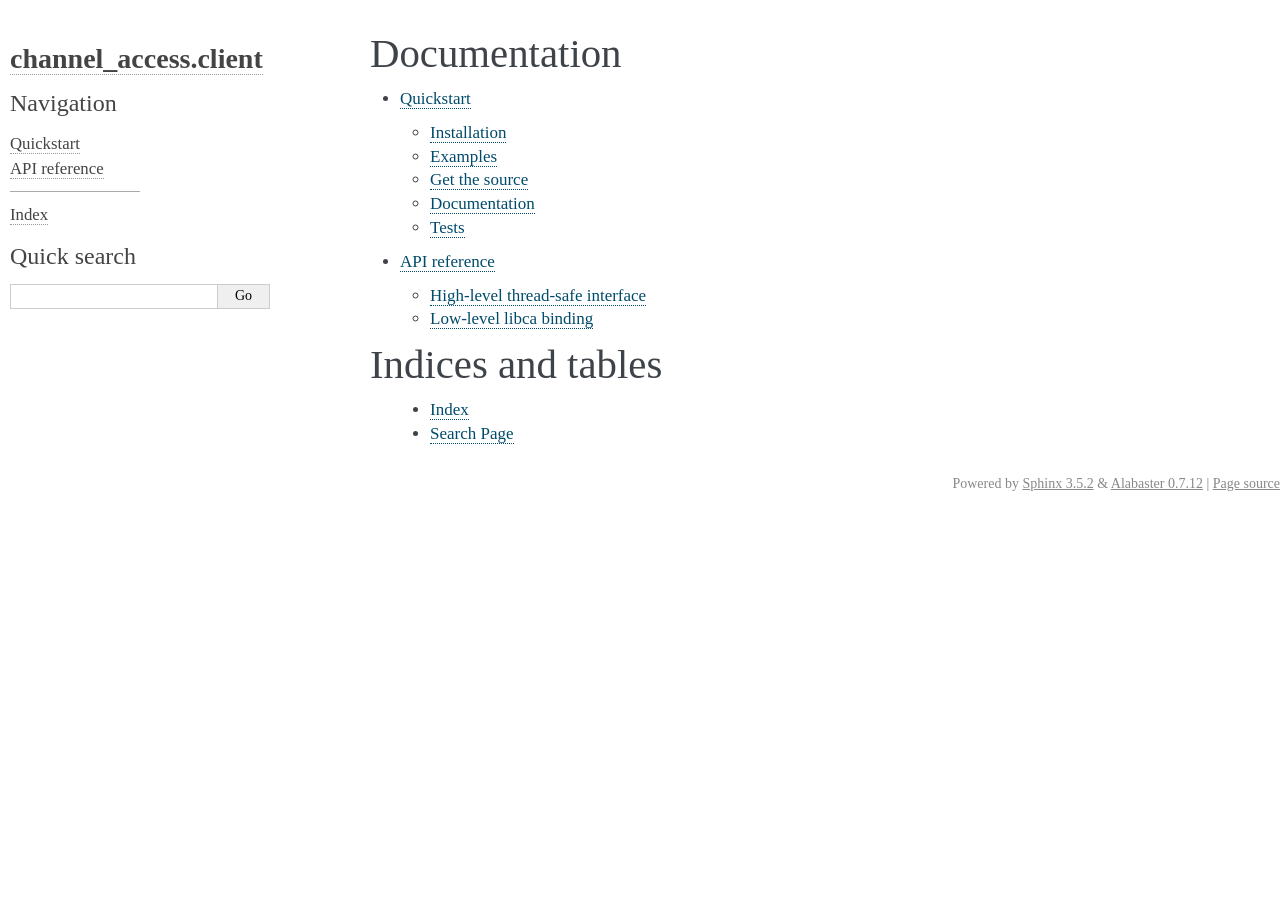
<file: index.html>
<!DOCTYPE html>

<html>
  <head>
    <meta charset="utf-8" />
    <meta name="viewport" content="width=device-width, initial-scale=1.0" />
    <title>Documentation &#8212; channel_access.client 0.1.1.dev9+gb80caf1 documentation</title>
    <link rel="stylesheet" href="_static/pygments.css" type="text/css" />
    <link rel="stylesheet" href="_static/alabaster.css" type="text/css" />
    <script id="documentation_options" data-url_root="./" src="_static/documentation_options.js"></script>
    <script src="_static/jquery.js"></script>
    <script src="_static/underscore.js"></script>
    <script src="_static/doctools.js"></script>
    <link rel="index" title="Index" href="genindex.html" />
    <link rel="search" title="Search" href="search.html" />
    <link rel="next" title="Quickstart" href="quickstart.html" />
   
  <link rel="stylesheet" href="_static/custom.css" type="text/css" />
  
  
  <meta name="viewport" content="width=device-width, initial-scale=0.9, maximum-scale=0.9" />

  </head><body>
  

    <div class="document">
      <div class="documentwrapper">
        <div class="bodywrapper">
          

          <div class="body" role="main">
            
  <div class="section" id="documentation">
<h1>Documentation<a class="headerlink" href="#documentation" title="Permalink to this headline">¶</a></h1>
<div class="toctree-wrapper compound">
<ul>
<li class="toctree-l1"><a class="reference internal" href="quickstart.html">Quickstart</a><ul>
<li class="toctree-l2"><a class="reference internal" href="quickstart.html#installation">Installation</a></li>
<li class="toctree-l2"><a class="reference internal" href="quickstart.html#examples">Examples</a></li>
<li class="toctree-l2"><a class="reference internal" href="quickstart.html#get-the-source">Get the source</a></li>
<li class="toctree-l2"><a class="reference internal" href="quickstart.html#documentation">Documentation</a></li>
<li class="toctree-l2"><a class="reference internal" href="quickstart.html#tests">Tests</a></li>
</ul>
</li>
<li class="toctree-l1"><a class="reference internal" href="api.html">API reference</a><ul>
<li class="toctree-l2"><a class="reference internal" href="client.html">High-level thread-safe interface</a></li>
<li class="toctree-l2"><a class="reference internal" href="client.cac.html">Low-level libca binding</a></li>
</ul>
</li>
</ul>
</div>
</div>
<div class="section" id="indices-and-tables">
<h1>Indices and tables<a class="headerlink" href="#indices-and-tables" title="Permalink to this headline">¶</a></h1>
<blockquote>
<div><ul class="simple">
<li><p><a class="reference internal" href="genindex.html"><span class="std std-ref">Index</span></a></p></li>
<li><p><a class="reference internal" href="search.html"><span class="std std-ref">Search Page</span></a></p></li>
</ul>
</div></blockquote>
</div>


          </div>
          
        </div>
      </div>
      <div class="sphinxsidebar" role="navigation" aria-label="main navigation">
        <div class="sphinxsidebarwrapper">
<h1 class="logo"><a href="#">channel_access.client</a></h1>








<h3>Navigation</h3>
<ul>
<li class="toctree-l1"><a class="reference internal" href="quickstart.html">Quickstart</a></li>
<li class="toctree-l1"><a class="reference internal" href="api.html">API reference</a></li>
</ul>


<hr />
<ul>
    
    <li class="toctree-l1"><a href="genindex.html">Index</a></li>
    
</ul>
<div class="relations">
<h3>Related Topics</h3>
<ul>
  <li><a href="#">Documentation overview</a><ul>
      <li>Next: <a href="quickstart.html" title="next chapter">Quickstart</a></li>
  </ul></li>
</ul>
</div>
<div id="searchbox" style="display: none" role="search">
  <h3 id="searchlabel">Quick search</h3>
    <div class="searchformwrapper">
    <form class="search" action="search.html" method="get">
      <input type="text" name="q" aria-labelledby="searchlabel" />
      <input type="submit" value="Go" />
    </form>
    </div>
</div>
<script>$('#searchbox').show(0);</script>








        </div>
      </div>
      <div class="clearer"></div>
    </div>
    <div class="footer">
      
      
      
      Powered by <a href="http://sphinx-doc.org/">Sphinx 3.5.2</a>
      &amp; <a href="https://github.com/bitprophet/alabaster">Alabaster 0.7.12</a>
      
      |
      <a href="_sources/index.rst.txt"
          rel="nofollow">Page source</a>
    </div>

    

    
  </body>
</html>
</file>
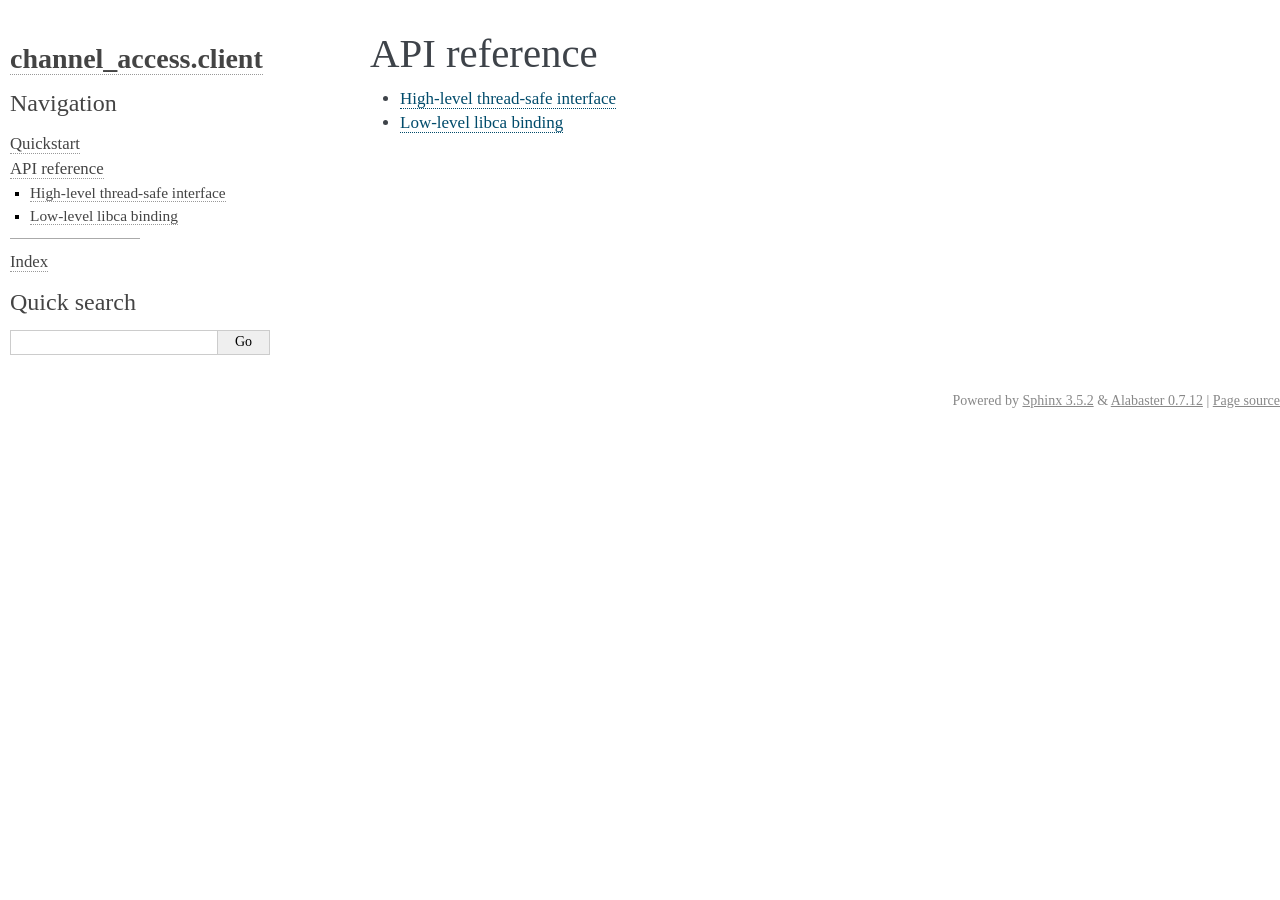
<file: api.html>
<!DOCTYPE html>

<html>
  <head>
    <meta charset="utf-8" />
    <meta name="viewport" content="width=device-width, initial-scale=1.0" />
    <title>API reference &#8212; channel_access.client 0.1.1.dev9+gb80caf1 documentation</title>
    <link rel="stylesheet" href="_static/pygments.css" type="text/css" />
    <link rel="stylesheet" href="_static/alabaster.css" type="text/css" />
    <script id="documentation_options" data-url_root="./" src="_static/documentation_options.js"></script>
    <script src="_static/jquery.js"></script>
    <script src="_static/underscore.js"></script>
    <script src="_static/doctools.js"></script>
    <link rel="index" title="Index" href="genindex.html" />
    <link rel="search" title="Search" href="search.html" />
    <link rel="next" title="High-level thread-safe interface" href="client.html" />
    <link rel="prev" title="Quickstart" href="quickstart.html" />
   
  <link rel="stylesheet" href="_static/custom.css" type="text/css" />
  
  
  <meta name="viewport" content="width=device-width, initial-scale=0.9, maximum-scale=0.9" />

  </head><body>
  

    <div class="document">
      <div class="documentwrapper">
        <div class="bodywrapper">
          

          <div class="body" role="main">
            
  <div class="section" id="api-reference">
<h1>API reference<a class="headerlink" href="#api-reference" title="Permalink to this headline">¶</a></h1>
<div class="toctree-wrapper compound">
<ul>
<li class="toctree-l1"><a class="reference internal" href="client.html">High-level thread-safe interface</a></li>
<li class="toctree-l1"><a class="reference internal" href="client.cac.html">Low-level libca binding</a></li>
</ul>
</div>
</div>


          </div>
          
        </div>
      </div>
      <div class="sphinxsidebar" role="navigation" aria-label="main navigation">
        <div class="sphinxsidebarwrapper">
<h1 class="logo"><a href="index.html">channel_access.client</a></h1>








<h3>Navigation</h3>
<ul class="current">
<li class="toctree-l1"><a class="reference internal" href="quickstart.html">Quickstart</a></li>
<li class="toctree-l1 current"><a class="current reference internal" href="#">API reference</a><ul>
<li class="toctree-l2"><a class="reference internal" href="client.html">High-level thread-safe interface</a></li>
<li class="toctree-l2"><a class="reference internal" href="client.cac.html">Low-level libca binding</a></li>
</ul>
</li>
</ul>


<hr />
<ul>
    
    <li class="toctree-l1"><a href="genindex.html">Index</a></li>
    
</ul>
<div class="relations">
<h3>Related Topics</h3>
<ul>
  <li><a href="index.html">Documentation overview</a><ul>
      <li>Previous: <a href="quickstart.html" title="previous chapter">Quickstart</a></li>
      <li>Next: <a href="client.html" title="next chapter">High-level thread-safe interface</a></li>
  </ul></li>
</ul>
</div>
<div id="searchbox" style="display: none" role="search">
  <h3 id="searchlabel">Quick search</h3>
    <div class="searchformwrapper">
    <form class="search" action="search.html" method="get">
      <input type="text" name="q" aria-labelledby="searchlabel" />
      <input type="submit" value="Go" />
    </form>
    </div>
</div>
<script>$('#searchbox').show(0);</script>








        </div>
      </div>
      <div class="clearer"></div>
    </div>
    <div class="footer">
      
      
      
      Powered by <a href="http://sphinx-doc.org/">Sphinx 3.5.2</a>
      &amp; <a href="https://github.com/bitprophet/alabaster">Alabaster 0.7.12</a>
      
      |
      <a href="_sources/api.rst.txt"
          rel="nofollow">Page source</a>
    </div>

    

    
  </body>
</html>
</file>
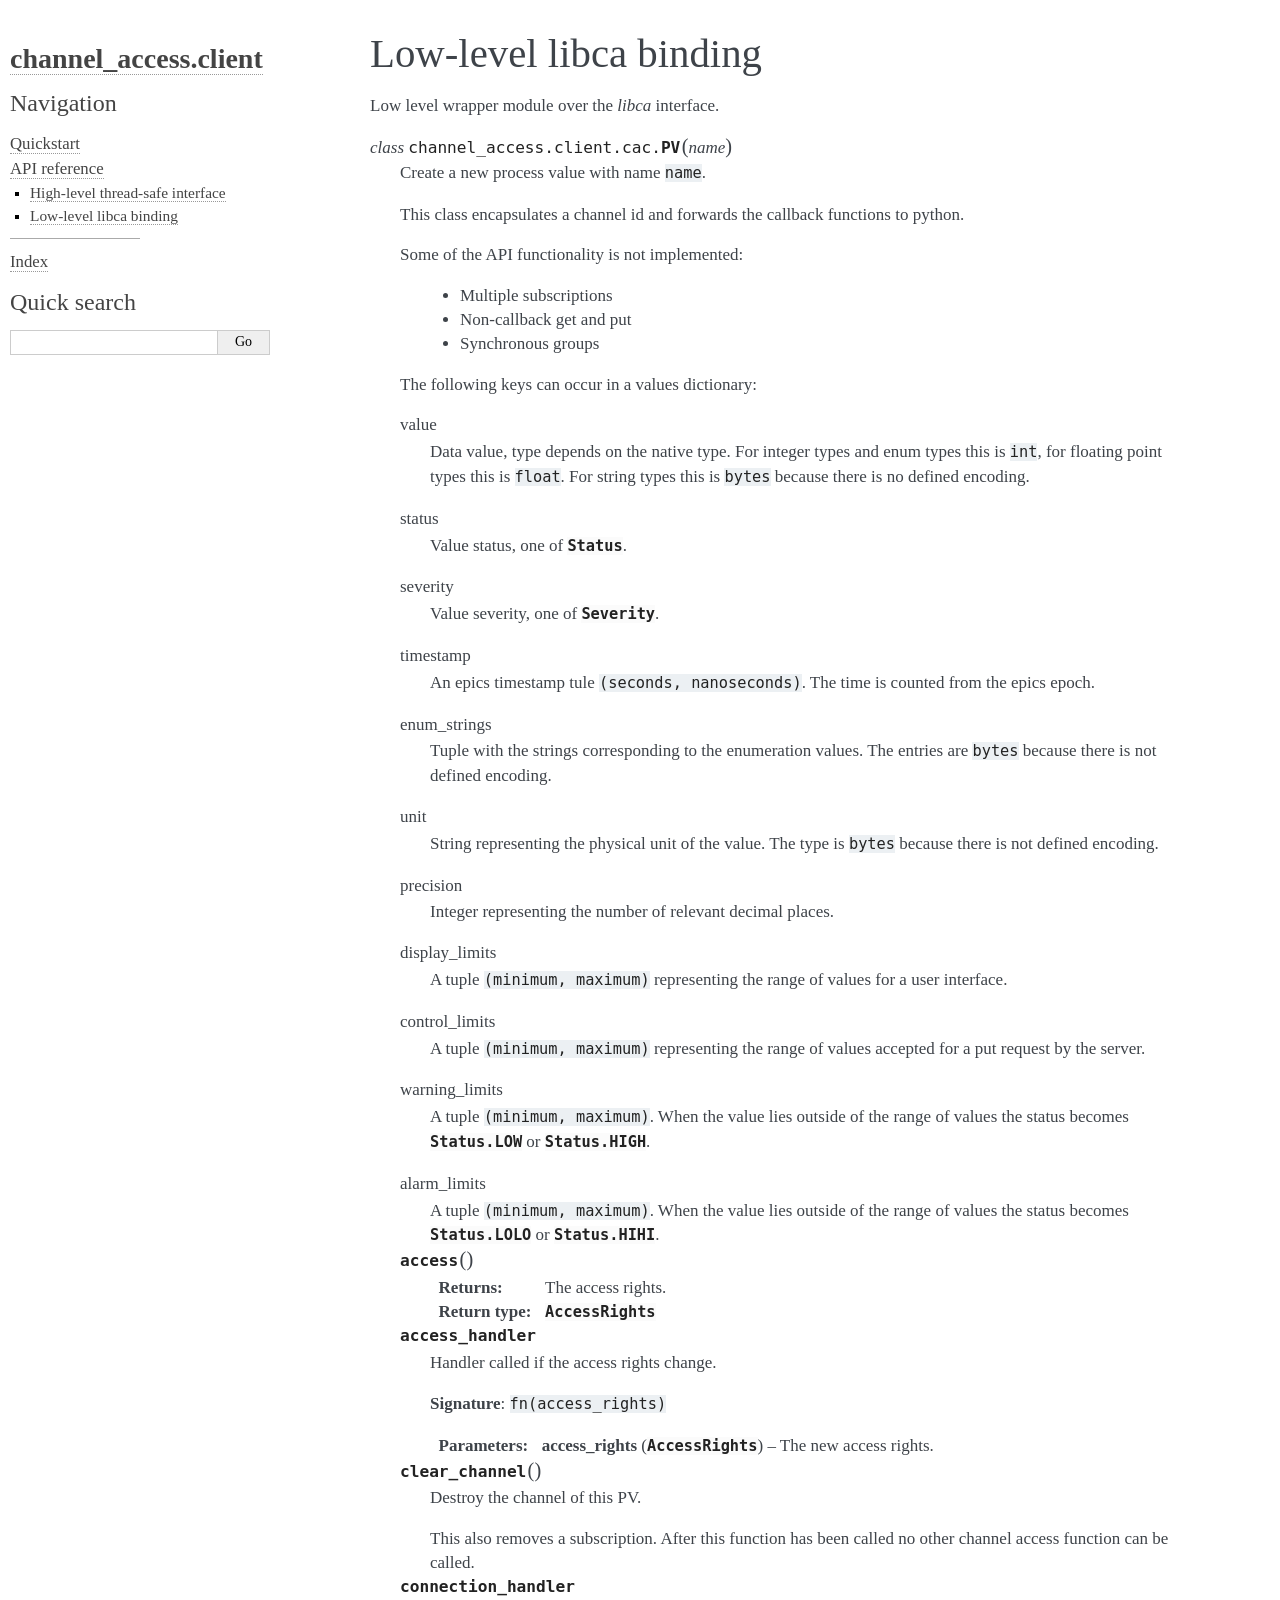
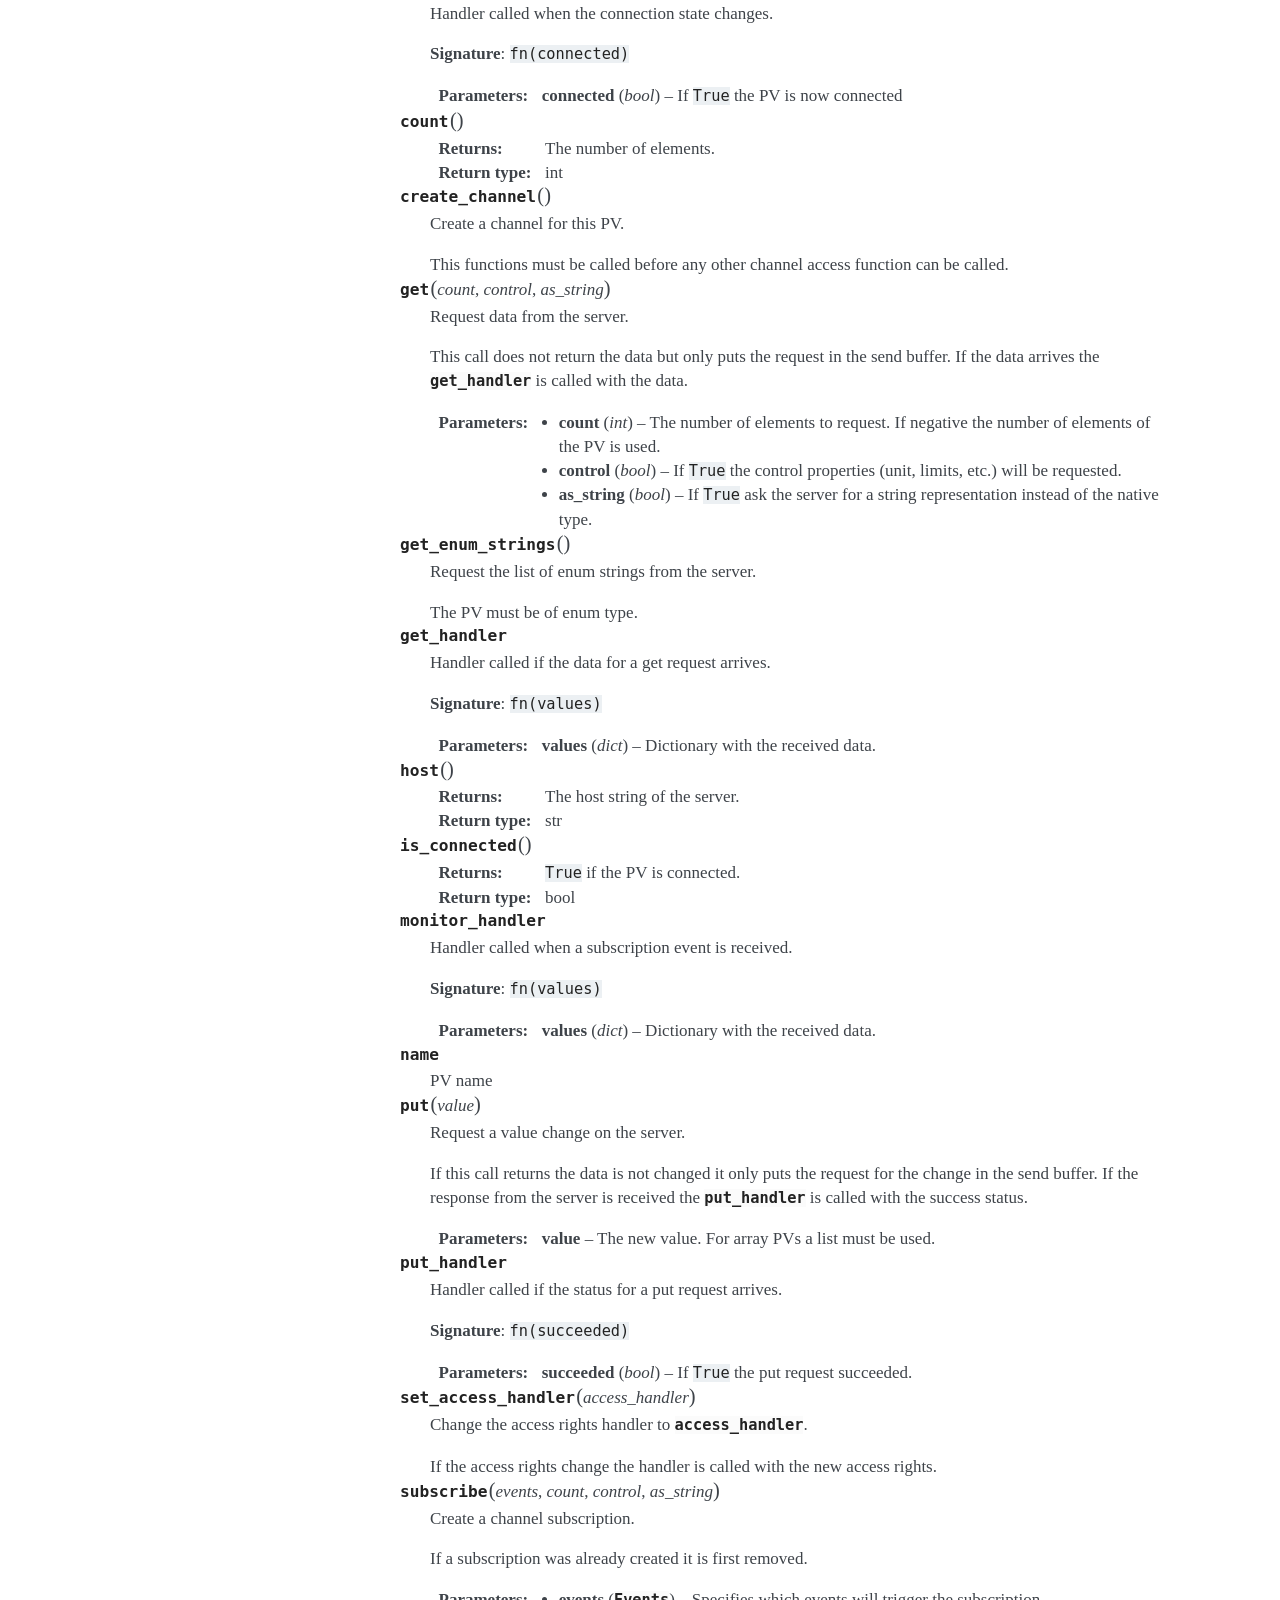
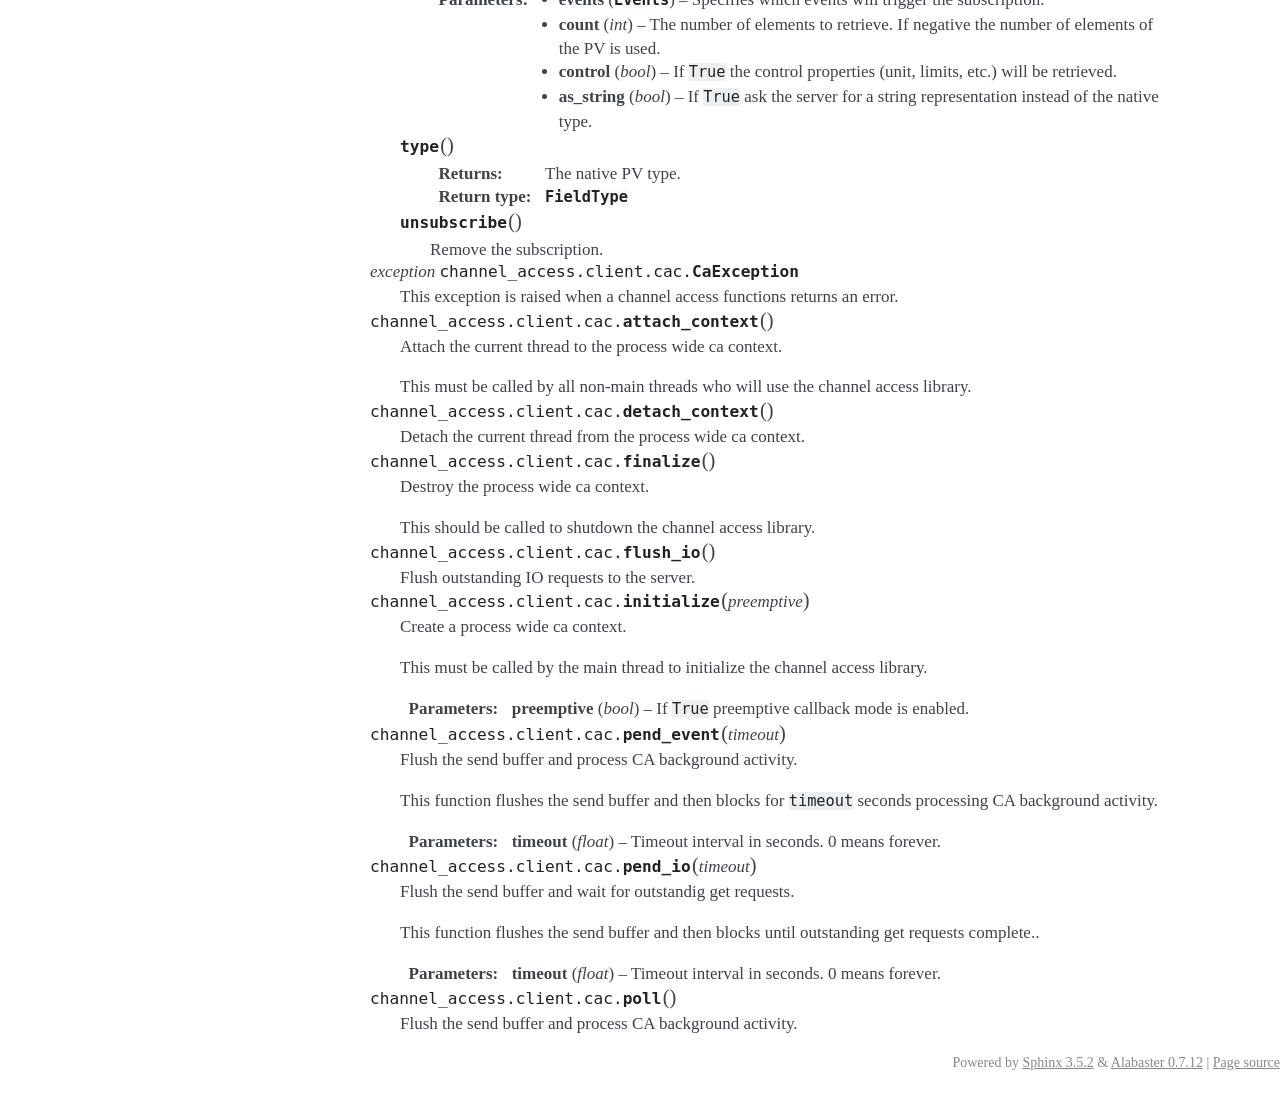
<file: client.cac.html>
<!DOCTYPE html>

<html>
  <head>
    <meta charset="utf-8" />
    <meta name="viewport" content="width=device-width, initial-scale=1.0" />
    <title>Low-level libca binding &#8212; channel_access.client 0.1.1.dev9+gb80caf1 documentation</title>
    <link rel="stylesheet" href="_static/pygments.css" type="text/css" />
    <link rel="stylesheet" href="_static/alabaster.css" type="text/css" />
    <script id="documentation_options" data-url_root="./" src="_static/documentation_options.js"></script>
    <script src="_static/jquery.js"></script>
    <script src="_static/underscore.js"></script>
    <script src="_static/doctools.js"></script>
    <link rel="index" title="Index" href="genindex.html" />
    <link rel="search" title="Search" href="search.html" />
    <link rel="prev" title="High-level thread-safe interface" href="client.html" />
   
  <link rel="stylesheet" href="_static/custom.css" type="text/css" />
  
  
  <meta name="viewport" content="width=device-width, initial-scale=0.9, maximum-scale=0.9" />

  </head><body>
  

    <div class="document">
      <div class="documentwrapper">
        <div class="bodywrapper">
          

          <div class="body" role="main">
            
  <div class="section" id="module-channel_access.client.cac">
<span id="low-level-libca-binding"></span><h1>Low-level libca binding<a class="headerlink" href="#module-channel_access.client.cac" title="Permalink to this headline">¶</a></h1>
<p>Low level wrapper module over the <em>libca</em> interface.</p>
<dl class="py class">
<dt id="channel_access.client.cac.PV">
<em class="property"><span class="pre">class</span> </em><code class="sig-prename descclassname"><span class="pre">channel_access.client.cac.</span></code><code class="sig-name descname"><span class="pre">PV</span></code><span class="sig-paren">(</span><em class="sig-param"><span class="n"><span class="pre">name</span></span></em><span class="sig-paren">)</span><a class="headerlink" href="#channel_access.client.cac.PV" title="Permalink to this definition">¶</a></dt>
<dd><p>Create a new process value with name <code class="docutils literal notranslate"><span class="pre">name</span></code>.</p>
<p>This class encapsulates a channel id and forwards the callback functions
to python.</p>
<p>Some of the API functionality is not implemented:</p>
<blockquote>
<div><ul class="simple">
<li><p>Multiple subscriptions</p></li>
<li><p>Non-callback get and put</p></li>
<li><p>Synchronous groups</p></li>
</ul>
</div></blockquote>
<p>The following keys can occur in a values dictionary:</p>
<dl class="simple">
<dt>value</dt><dd><p>Data value, type depends on the native type. For integer types
and enum types this is <code class="docutils literal notranslate"><span class="pre">int</span></code>, for floating point types this is <code class="docutils literal notranslate"><span class="pre">float</span></code>.
For string types this is <code class="docutils literal notranslate"><span class="pre">bytes</span></code> because there is no defined encoding.</p>
</dd>
<dt>status</dt><dd><p>Value status, one of <code class="xref py py-class docutils literal notranslate"><span class="pre">Status</span></code>.</p>
</dd>
<dt>severity</dt><dd><p>Value severity, one of <code class="xref py py-class docutils literal notranslate"><span class="pre">Severity</span></code>.</p>
</dd>
<dt>timestamp</dt><dd><p>An epics timestamp tule <code class="docutils literal notranslate"><span class="pre">(seconds,</span> <span class="pre">nanoseconds)</span></code>. The time is
counted from the epics epoch.</p>
</dd>
<dt>enum_strings</dt><dd><p>Tuple with the strings corresponding to the enumeration values.
The entries are <code class="docutils literal notranslate"><span class="pre">bytes</span></code> because there is not defined encoding.</p>
</dd>
<dt>unit</dt><dd><p>String representing the physical unit of the value. The type is
<code class="docutils literal notranslate"><span class="pre">bytes</span></code> because there is not defined encoding.</p>
</dd>
<dt>precision</dt><dd><p>Integer representing the number of relevant decimal places.</p>
</dd>
<dt>display_limits</dt><dd><p>A tuple <code class="docutils literal notranslate"><span class="pre">(minimum,</span> <span class="pre">maximum)</span></code> representing the range of values
for a user interface.</p>
</dd>
<dt>control_limits</dt><dd><p>A tuple <code class="docutils literal notranslate"><span class="pre">(minimum,</span> <span class="pre">maximum)</span></code> representing the range of values
accepted for a put request by the server.</p>
</dd>
<dt>warning_limits</dt><dd><p>A tuple <code class="docutils literal notranslate"><span class="pre">(minimum,</span> <span class="pre">maximum)</span></code>. When the value lies outside of the
range of values the status becomes <code class="xref py py-class docutils literal notranslate"><span class="pre">Status.LOW</span></code> or <code class="xref py py-class docutils literal notranslate"><span class="pre">Status.HIGH</span></code>.</p>
</dd>
<dt>alarm_limits</dt><dd><p>A tuple <code class="docutils literal notranslate"><span class="pre">(minimum,</span> <span class="pre">maximum)</span></code>. When the value lies outside of the
range of values the status becomes <code class="xref py py-class docutils literal notranslate"><span class="pre">Status.LOLO</span></code> or <code class="xref py py-class docutils literal notranslate"><span class="pre">Status.HIHI</span></code>.</p>
</dd>
</dl>
<dl class="py method">
<dt id="channel_access.client.cac.PV.access">
<code class="sig-name descname"><span class="pre">access</span></code><span class="sig-paren">(</span><span class="sig-paren">)</span><a class="headerlink" href="#channel_access.client.cac.PV.access" title="Permalink to this definition">¶</a></dt>
<dd><dl class="field-list simple">
<dt class="field-odd">Returns</dt>
<dd class="field-odd"><p>The access rights.</p>
</dd>
<dt class="field-even">Return type</dt>
<dd class="field-even"><p><code class="xref py py-class docutils literal notranslate"><span class="pre">AccessRights</span></code></p>
</dd>
</dl>
</dd></dl>

<dl class="py attribute">
<dt id="channel_access.client.cac.PV.access_handler">
<code class="sig-name descname"><span class="pre">access_handler</span></code><a class="headerlink" href="#channel_access.client.cac.PV.access_handler" title="Permalink to this definition">¶</a></dt>
<dd><p>Handler called if the access rights change.</p>
<p><strong>Signature</strong>: <code class="docutils literal notranslate"><span class="pre">fn(access_rights)</span></code></p>
<dl class="field-list simple">
<dt class="field-odd">Parameters</dt>
<dd class="field-odd"><p><strong>access_rights</strong> (<code class="xref py py-class docutils literal notranslate"><span class="pre">AccessRights</span></code>) – The new access rights.</p>
</dd>
</dl>
</dd></dl>

<dl class="py method">
<dt id="channel_access.client.cac.PV.clear_channel">
<code class="sig-name descname"><span class="pre">clear_channel</span></code><span class="sig-paren">(</span><span class="sig-paren">)</span><a class="headerlink" href="#channel_access.client.cac.PV.clear_channel" title="Permalink to this definition">¶</a></dt>
<dd><p>Destroy the channel of this PV.</p>
<p>This also removes a subscription. After this function has been called
no other channel access function can be called.</p>
</dd></dl>

<dl class="py attribute">
<dt id="channel_access.client.cac.PV.connection_handler">
<code class="sig-name descname"><span class="pre">connection_handler</span></code><a class="headerlink" href="#channel_access.client.cac.PV.connection_handler" title="Permalink to this definition">¶</a></dt>
<dd><p>Handler called when the connection state changes.</p>
<p><strong>Signature</strong>: <code class="docutils literal notranslate"><span class="pre">fn(connected)</span></code></p>
<dl class="field-list simple">
<dt class="field-odd">Parameters</dt>
<dd class="field-odd"><p><strong>connected</strong> (<em>bool</em>) – If <code class="docutils literal notranslate"><span class="pre">True</span></code> the PV is now connected</p>
</dd>
</dl>
</dd></dl>

<dl class="py method">
<dt id="channel_access.client.cac.PV.count">
<code class="sig-name descname"><span class="pre">count</span></code><span class="sig-paren">(</span><span class="sig-paren">)</span><a class="headerlink" href="#channel_access.client.cac.PV.count" title="Permalink to this definition">¶</a></dt>
<dd><dl class="field-list simple">
<dt class="field-odd">Returns</dt>
<dd class="field-odd"><p>The number of elements.</p>
</dd>
<dt class="field-even">Return type</dt>
<dd class="field-even"><p>int</p>
</dd>
</dl>
</dd></dl>

<dl class="py method">
<dt id="channel_access.client.cac.PV.create_channel">
<code class="sig-name descname"><span class="pre">create_channel</span></code><span class="sig-paren">(</span><span class="sig-paren">)</span><a class="headerlink" href="#channel_access.client.cac.PV.create_channel" title="Permalink to this definition">¶</a></dt>
<dd><p>Create a channel for this PV.</p>
<p>This functions must be called  before any other channel access function
can be called.</p>
</dd></dl>

<dl class="py method">
<dt id="channel_access.client.cac.PV.get">
<code class="sig-name descname"><span class="pre">get</span></code><span class="sig-paren">(</span><em class="sig-param"><span class="n"><span class="pre">count</span></span></em>, <em class="sig-param"><span class="n"><span class="pre">control</span></span></em>, <em class="sig-param"><span class="n"><span class="pre">as_string</span></span></em><span class="sig-paren">)</span><a class="headerlink" href="#channel_access.client.cac.PV.get" title="Permalink to this definition">¶</a></dt>
<dd><p>Request data from the server.</p>
<p>This call does not return the data but only puts the request in the
send buffer. If the data arrives the <a class="reference internal" href="#channel_access.client.cac.PV.get_handler" title="channel_access.client.cac.PV.get_handler"><code class="xref py py-data docutils literal notranslate"><span class="pre">get_handler</span></code></a> is called with
the data.</p>
<dl class="field-list simple">
<dt class="field-odd">Parameters</dt>
<dd class="field-odd"><ul class="simple">
<li><p><strong>count</strong> (<em>int</em>) – The number of elements to request. If negative the number of elements of the PV is used.</p></li>
<li><p><strong>control</strong> (<em>bool</em>) – If <code class="docutils literal notranslate"><span class="pre">True</span></code> the control properties (unit, limits, etc.) will be requested.</p></li>
<li><p><strong>as_string</strong> (<em>bool</em>) – If <code class="docutils literal notranslate"><span class="pre">True</span></code> ask the server for a string representation instead of the native type.</p></li>
</ul>
</dd>
</dl>
</dd></dl>

<dl class="py method">
<dt id="channel_access.client.cac.PV.get_enum_strings">
<code class="sig-name descname"><span class="pre">get_enum_strings</span></code><span class="sig-paren">(</span><span class="sig-paren">)</span><a class="headerlink" href="#channel_access.client.cac.PV.get_enum_strings" title="Permalink to this definition">¶</a></dt>
<dd><p>Request the list of enum strings from the server.</p>
<p>The PV must be of enum type.</p>
</dd></dl>

<dl class="py attribute">
<dt id="channel_access.client.cac.PV.get_handler">
<code class="sig-name descname"><span class="pre">get_handler</span></code><a class="headerlink" href="#channel_access.client.cac.PV.get_handler" title="Permalink to this definition">¶</a></dt>
<dd><p>Handler called if the data for a get request arrives.</p>
<p><strong>Signature</strong>: <code class="docutils literal notranslate"><span class="pre">fn(values)</span></code></p>
<dl class="field-list simple">
<dt class="field-odd">Parameters</dt>
<dd class="field-odd"><p><strong>values</strong> (<em>dict</em>) – Dictionary with the received data.</p>
</dd>
</dl>
</dd></dl>

<dl class="py method">
<dt id="channel_access.client.cac.PV.host">
<code class="sig-name descname"><span class="pre">host</span></code><span class="sig-paren">(</span><span class="sig-paren">)</span><a class="headerlink" href="#channel_access.client.cac.PV.host" title="Permalink to this definition">¶</a></dt>
<dd><dl class="field-list simple">
<dt class="field-odd">Returns</dt>
<dd class="field-odd"><p>The host string of the server.</p>
</dd>
<dt class="field-even">Return type</dt>
<dd class="field-even"><p>str</p>
</dd>
</dl>
</dd></dl>

<dl class="py method">
<dt id="channel_access.client.cac.PV.is_connected">
<code class="sig-name descname"><span class="pre">is_connected</span></code><span class="sig-paren">(</span><span class="sig-paren">)</span><a class="headerlink" href="#channel_access.client.cac.PV.is_connected" title="Permalink to this definition">¶</a></dt>
<dd><dl class="field-list simple">
<dt class="field-odd">Returns</dt>
<dd class="field-odd"><p><code class="docutils literal notranslate"><span class="pre">True</span></code> if the PV is connected.</p>
</dd>
<dt class="field-even">Return type</dt>
<dd class="field-even"><p>bool</p>
</dd>
</dl>
</dd></dl>

<dl class="py attribute">
<dt id="channel_access.client.cac.PV.monitor_handler">
<code class="sig-name descname"><span class="pre">monitor_handler</span></code><a class="headerlink" href="#channel_access.client.cac.PV.monitor_handler" title="Permalink to this definition">¶</a></dt>
<dd><p>Handler called when a subscription event is received.</p>
<p><strong>Signature</strong>: <code class="docutils literal notranslate"><span class="pre">fn(values)</span></code></p>
<dl class="field-list simple">
<dt class="field-odd">Parameters</dt>
<dd class="field-odd"><p><strong>values</strong> (<em>dict</em>) – Dictionary with the received data.</p>
</dd>
</dl>
</dd></dl>

<dl class="py attribute">
<dt id="channel_access.client.cac.PV.name">
<code class="sig-name descname"><span class="pre">name</span></code><a class="headerlink" href="#channel_access.client.cac.PV.name" title="Permalink to this definition">¶</a></dt>
<dd><p>PV name</p>
</dd></dl>

<dl class="py method">
<dt id="channel_access.client.cac.PV.put">
<code class="sig-name descname"><span class="pre">put</span></code><span class="sig-paren">(</span><em class="sig-param"><span class="n"><span class="pre">value</span></span></em><span class="sig-paren">)</span><a class="headerlink" href="#channel_access.client.cac.PV.put" title="Permalink to this definition">¶</a></dt>
<dd><p>Request a value change on the server.</p>
<p>If this call returns the data is not changed it only puts the request
for the change in the send buffer.
If the response from the server is received the <a class="reference internal" href="#channel_access.client.cac.PV.put_handler" title="channel_access.client.cac.PV.put_handler"><code class="xref py py-data docutils literal notranslate"><span class="pre">put_handler</span></code></a> is called
with the success status.</p>
<dl class="field-list simple">
<dt class="field-odd">Parameters</dt>
<dd class="field-odd"><p><strong>value</strong> – The new value. For array PVs a list must be used.</p>
</dd>
</dl>
</dd></dl>

<dl class="py attribute">
<dt id="channel_access.client.cac.PV.put_handler">
<code class="sig-name descname"><span class="pre">put_handler</span></code><a class="headerlink" href="#channel_access.client.cac.PV.put_handler" title="Permalink to this definition">¶</a></dt>
<dd><p>Handler called if the status for a put request arrives.</p>
<p><strong>Signature</strong>: <code class="docutils literal notranslate"><span class="pre">fn(succeeded)</span></code></p>
<dl class="field-list simple">
<dt class="field-odd">Parameters</dt>
<dd class="field-odd"><p><strong>succeeded</strong> (<em>bool</em>) – If <code class="docutils literal notranslate"><span class="pre">True</span></code> the put request succeeded.</p>
</dd>
</dl>
</dd></dl>

<dl class="py method">
<dt id="channel_access.client.cac.PV.set_access_handler">
<code class="sig-name descname"><span class="pre">set_access_handler</span></code><span class="sig-paren">(</span><em class="sig-param"><span class="n"><span class="pre">access_handler</span></span></em><span class="sig-paren">)</span><a class="headerlink" href="#channel_access.client.cac.PV.set_access_handler" title="Permalink to this definition">¶</a></dt>
<dd><p>Change the access rights handler to <a class="reference internal" href="#channel_access.client.cac.PV.access_handler" title="channel_access.client.cac.PV.access_handler"><code class="xref py py-data docutils literal notranslate"><span class="pre">access_handler</span></code></a>.</p>
<p>If the access rights change the handler is called with the new access rights.</p>
</dd></dl>

<dl class="py method">
<dt id="channel_access.client.cac.PV.subscribe">
<code class="sig-name descname"><span class="pre">subscribe</span></code><span class="sig-paren">(</span><em class="sig-param"><span class="n"><span class="pre">events</span></span></em>, <em class="sig-param"><span class="n"><span class="pre">count</span></span></em>, <em class="sig-param"><span class="n"><span class="pre">control</span></span></em>, <em class="sig-param"><span class="n"><span class="pre">as_string</span></span></em><span class="sig-paren">)</span><a class="headerlink" href="#channel_access.client.cac.PV.subscribe" title="Permalink to this definition">¶</a></dt>
<dd><p>Create a channel subscription.</p>
<p>If a subscription was already created it is first removed.</p>
<dl class="field-list simple">
<dt class="field-odd">Parameters</dt>
<dd class="field-odd"><ul class="simple">
<li><p><strong>events</strong> (<code class="xref py py-class docutils literal notranslate"><span class="pre">Events</span></code>) – Specifies which events will trigger the subscription.</p></li>
<li><p><strong>count</strong> (<em>int</em>) – The number of elements to retrieve. If negative the number of elements of the PV is used.</p></li>
<li><p><strong>control</strong> (<em>bool</em>) – If <code class="docutils literal notranslate"><span class="pre">True</span></code> the control properties (unit, limits, etc.) will be retrieved.</p></li>
<li><p><strong>as_string</strong> (<em>bool</em>) – If <code class="docutils literal notranslate"><span class="pre">True</span></code> ask the server for a string representation instead of the native type.</p></li>
</ul>
</dd>
</dl>
</dd></dl>

<dl class="py method">
<dt id="channel_access.client.cac.PV.type">
<code class="sig-name descname"><span class="pre">type</span></code><span class="sig-paren">(</span><span class="sig-paren">)</span><a class="headerlink" href="#channel_access.client.cac.PV.type" title="Permalink to this definition">¶</a></dt>
<dd><dl class="field-list simple">
<dt class="field-odd">Returns</dt>
<dd class="field-odd"><p>The native PV type.</p>
</dd>
<dt class="field-even">Return type</dt>
<dd class="field-even"><p><code class="xref py py-class docutils literal notranslate"><span class="pre">FieldType</span></code></p>
</dd>
</dl>
</dd></dl>

<dl class="py method">
<dt id="channel_access.client.cac.PV.unsubscribe">
<code class="sig-name descname"><span class="pre">unsubscribe</span></code><span class="sig-paren">(</span><span class="sig-paren">)</span><a class="headerlink" href="#channel_access.client.cac.PV.unsubscribe" title="Permalink to this definition">¶</a></dt>
<dd><p>Remove the subscription.</p>
</dd></dl>

</dd></dl>

<dl class="py exception">
<dt id="channel_access.client.cac.CaException">
<em class="property"><span class="pre">exception</span> </em><code class="sig-prename descclassname"><span class="pre">channel_access.client.cac.</span></code><code class="sig-name descname"><span class="pre">CaException</span></code><a class="headerlink" href="#channel_access.client.cac.CaException" title="Permalink to this definition">¶</a></dt>
<dd><p>This exception is raised when a channel access functions returns an error.</p>
</dd></dl>

<dl class="py function">
<dt id="channel_access.client.cac.attach_context">
<code class="sig-prename descclassname"><span class="pre">channel_access.client.cac.</span></code><code class="sig-name descname"><span class="pre">attach_context</span></code><span class="sig-paren">(</span><span class="sig-paren">)</span><a class="headerlink" href="#channel_access.client.cac.attach_context" title="Permalink to this definition">¶</a></dt>
<dd><p>Attach the current thread to the process wide ca context.</p>
<p>This must be called by all non-main threads who will use the channel access library.</p>
</dd></dl>

<dl class="py function">
<dt id="channel_access.client.cac.detach_context">
<code class="sig-prename descclassname"><span class="pre">channel_access.client.cac.</span></code><code class="sig-name descname"><span class="pre">detach_context</span></code><span class="sig-paren">(</span><span class="sig-paren">)</span><a class="headerlink" href="#channel_access.client.cac.detach_context" title="Permalink to this definition">¶</a></dt>
<dd><p>Detach the current thread from the process wide ca context.</p>
</dd></dl>

<dl class="py function">
<dt id="channel_access.client.cac.finalize">
<code class="sig-prename descclassname"><span class="pre">channel_access.client.cac.</span></code><code class="sig-name descname"><span class="pre">finalize</span></code><span class="sig-paren">(</span><span class="sig-paren">)</span><a class="headerlink" href="#channel_access.client.cac.finalize" title="Permalink to this definition">¶</a></dt>
<dd><p>Destroy the process wide ca context.</p>
<p>This should be called to shutdown the channel access library.</p>
</dd></dl>

<dl class="py function">
<dt id="channel_access.client.cac.flush_io">
<code class="sig-prename descclassname"><span class="pre">channel_access.client.cac.</span></code><code class="sig-name descname"><span class="pre">flush_io</span></code><span class="sig-paren">(</span><span class="sig-paren">)</span><a class="headerlink" href="#channel_access.client.cac.flush_io" title="Permalink to this definition">¶</a></dt>
<dd><p>Flush outstanding IO requests to the server.</p>
</dd></dl>

<dl class="py function">
<dt id="channel_access.client.cac.initialize">
<code class="sig-prename descclassname"><span class="pre">channel_access.client.cac.</span></code><code class="sig-name descname"><span class="pre">initialize</span></code><span class="sig-paren">(</span><em class="sig-param"><span class="n"><span class="pre">preemptive</span></span></em><span class="sig-paren">)</span><a class="headerlink" href="#channel_access.client.cac.initialize" title="Permalink to this definition">¶</a></dt>
<dd><p>Create a process wide ca context.</p>
<p>This must be called by the main thread to initialize the channel access library.</p>
<dl class="field-list simple">
<dt class="field-odd">Parameters</dt>
<dd class="field-odd"><p><strong>preemptive</strong> (<em>bool</em>) – If <code class="docutils literal notranslate"><span class="pre">True</span></code> preemptive callback mode is enabled.</p>
</dd>
</dl>
</dd></dl>

<dl class="py function">
<dt id="channel_access.client.cac.pend_event">
<code class="sig-prename descclassname"><span class="pre">channel_access.client.cac.</span></code><code class="sig-name descname"><span class="pre">pend_event</span></code><span class="sig-paren">(</span><em class="sig-param"><span class="n"><span class="pre">timeout</span></span></em><span class="sig-paren">)</span><a class="headerlink" href="#channel_access.client.cac.pend_event" title="Permalink to this definition">¶</a></dt>
<dd><p>Flush the send buffer and process CA background activity.</p>
<p>This function flushes the send buffer and then blocks for <code class="docutils literal notranslate"><span class="pre">timeout</span></code>
seconds processing CA background activity.</p>
<dl class="field-list simple">
<dt class="field-odd">Parameters</dt>
<dd class="field-odd"><p><strong>timeout</strong> (<em>float</em>) – Timeout interval in seconds. 0 means forever.</p>
</dd>
</dl>
</dd></dl>

<dl class="py function">
<dt id="channel_access.client.cac.pend_io">
<code class="sig-prename descclassname"><span class="pre">channel_access.client.cac.</span></code><code class="sig-name descname"><span class="pre">pend_io</span></code><span class="sig-paren">(</span><em class="sig-param"><span class="n"><span class="pre">timeout</span></span></em><span class="sig-paren">)</span><a class="headerlink" href="#channel_access.client.cac.pend_io" title="Permalink to this definition">¶</a></dt>
<dd><p>Flush the send buffer and wait for outstandig get requests.</p>
<p>This function flushes the send buffer and then blocks until outstanding
get requests complete..</p>
<dl class="field-list simple">
<dt class="field-odd">Parameters</dt>
<dd class="field-odd"><p><strong>timeout</strong> (<em>float</em>) – Timeout interval in seconds. 0 means forever.</p>
</dd>
</dl>
</dd></dl>

<dl class="py function">
<dt id="channel_access.client.cac.poll">
<code class="sig-prename descclassname"><span class="pre">channel_access.client.cac.</span></code><code class="sig-name descname"><span class="pre">poll</span></code><span class="sig-paren">(</span><span class="sig-paren">)</span><a class="headerlink" href="#channel_access.client.cac.poll" title="Permalink to this definition">¶</a></dt>
<dd><p>Flush the send buffer and process CA background activity.</p>
</dd></dl>

</div>


          </div>
          
        </div>
      </div>
      <div class="sphinxsidebar" role="navigation" aria-label="main navigation">
        <div class="sphinxsidebarwrapper">
<h1 class="logo"><a href="index.html">channel_access.client</a></h1>








<h3>Navigation</h3>
<ul class="current">
<li class="toctree-l1"><a class="reference internal" href="quickstart.html">Quickstart</a></li>
<li class="toctree-l1 current"><a class="reference internal" href="api.html">API reference</a><ul class="current">
<li class="toctree-l2"><a class="reference internal" href="client.html">High-level thread-safe interface</a></li>
<li class="toctree-l2 current"><a class="current reference internal" href="#">Low-level libca binding</a></li>
</ul>
</li>
</ul>


<hr />
<ul>
    
    <li class="toctree-l1"><a href="genindex.html">Index</a></li>
    
</ul>
<div class="relations">
<h3>Related Topics</h3>
<ul>
  <li><a href="index.html">Documentation overview</a><ul>
  <li><a href="api.html">API reference</a><ul>
      <li>Previous: <a href="client.html" title="previous chapter">High-level thread-safe interface</a></li>
  </ul></li>
  </ul></li>
</ul>
</div>
<div id="searchbox" style="display: none" role="search">
  <h3 id="searchlabel">Quick search</h3>
    <div class="searchformwrapper">
    <form class="search" action="search.html" method="get">
      <input type="text" name="q" aria-labelledby="searchlabel" />
      <input type="submit" value="Go" />
    </form>
    </div>
</div>
<script>$('#searchbox').show(0);</script>








        </div>
      </div>
      <div class="clearer"></div>
    </div>
    <div class="footer">
      
      
      
      Powered by <a href="http://sphinx-doc.org/">Sphinx 3.5.2</a>
      &amp; <a href="https://github.com/bitprophet/alabaster">Alabaster 0.7.12</a>
      
      |
      <a href="_sources/client.cac.rst.txt"
          rel="nofollow">Page source</a>
    </div>

    

    
  </body>
</html>
</file>
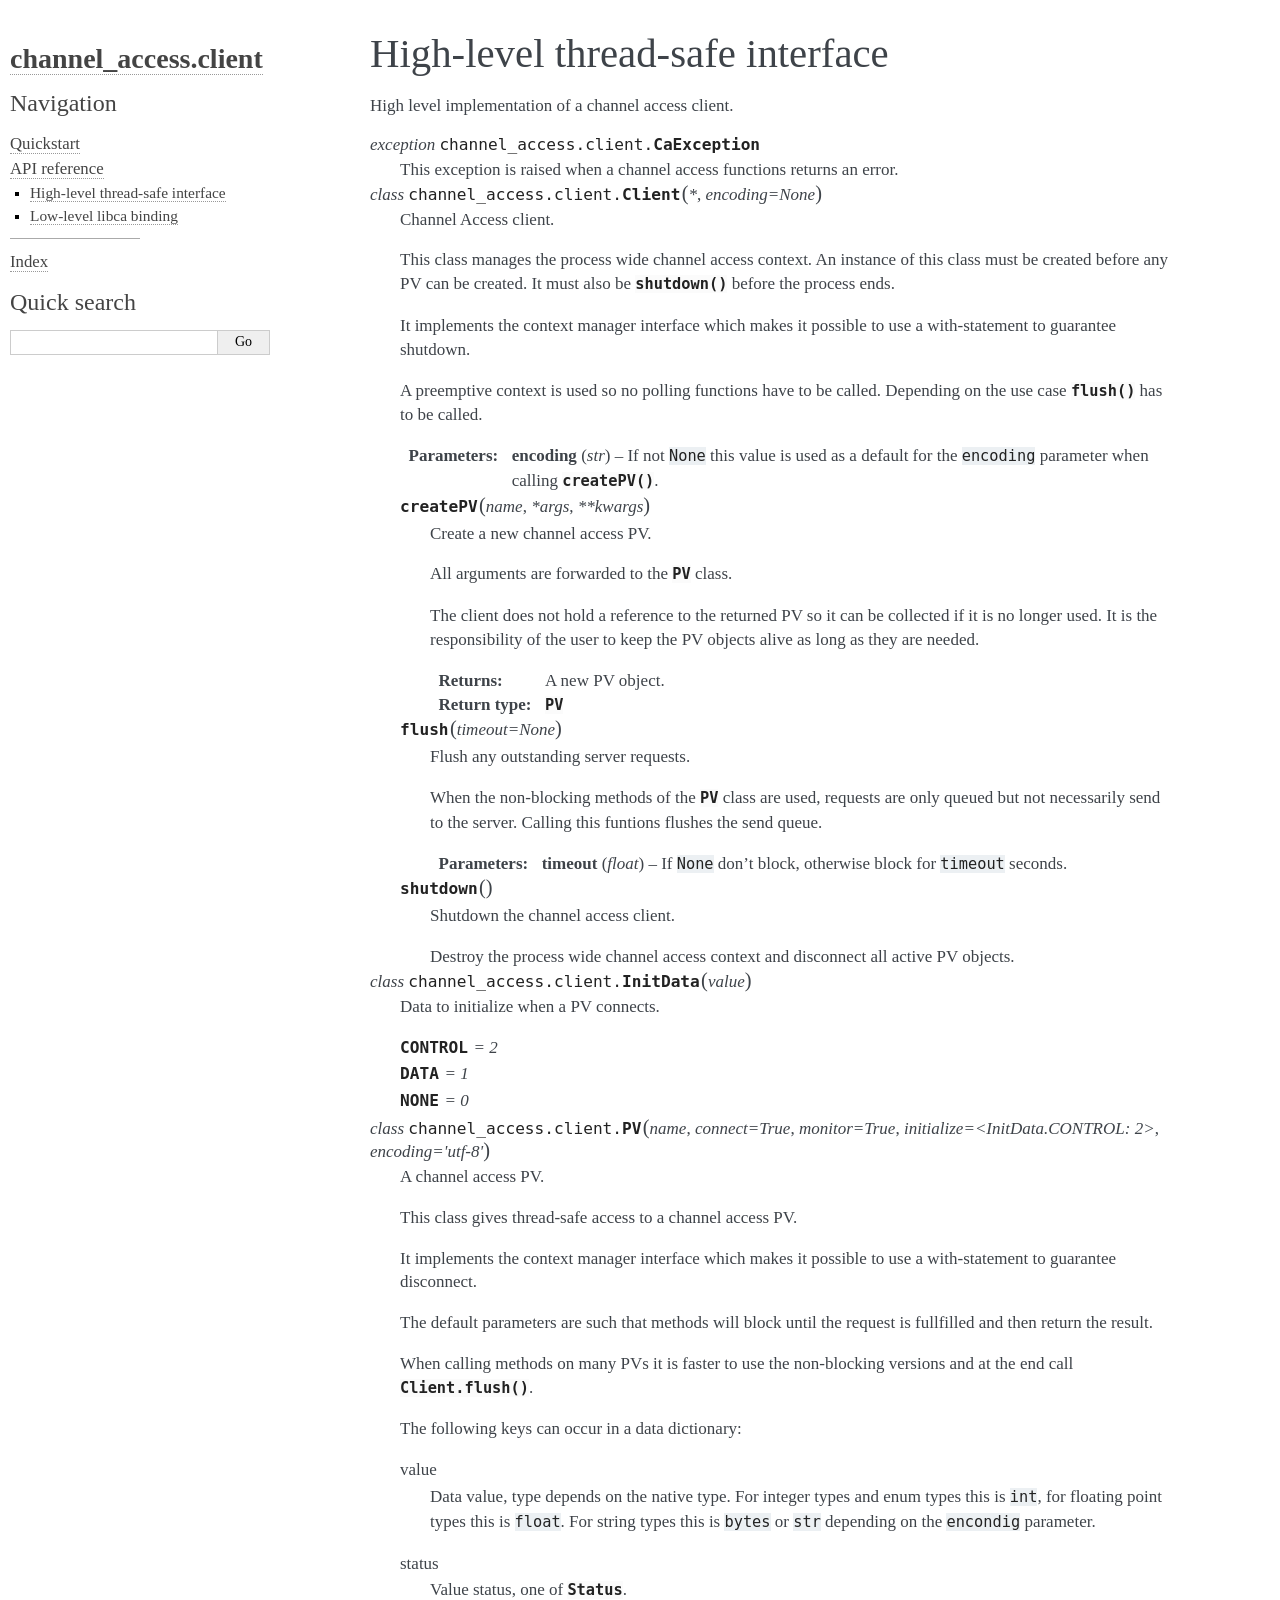
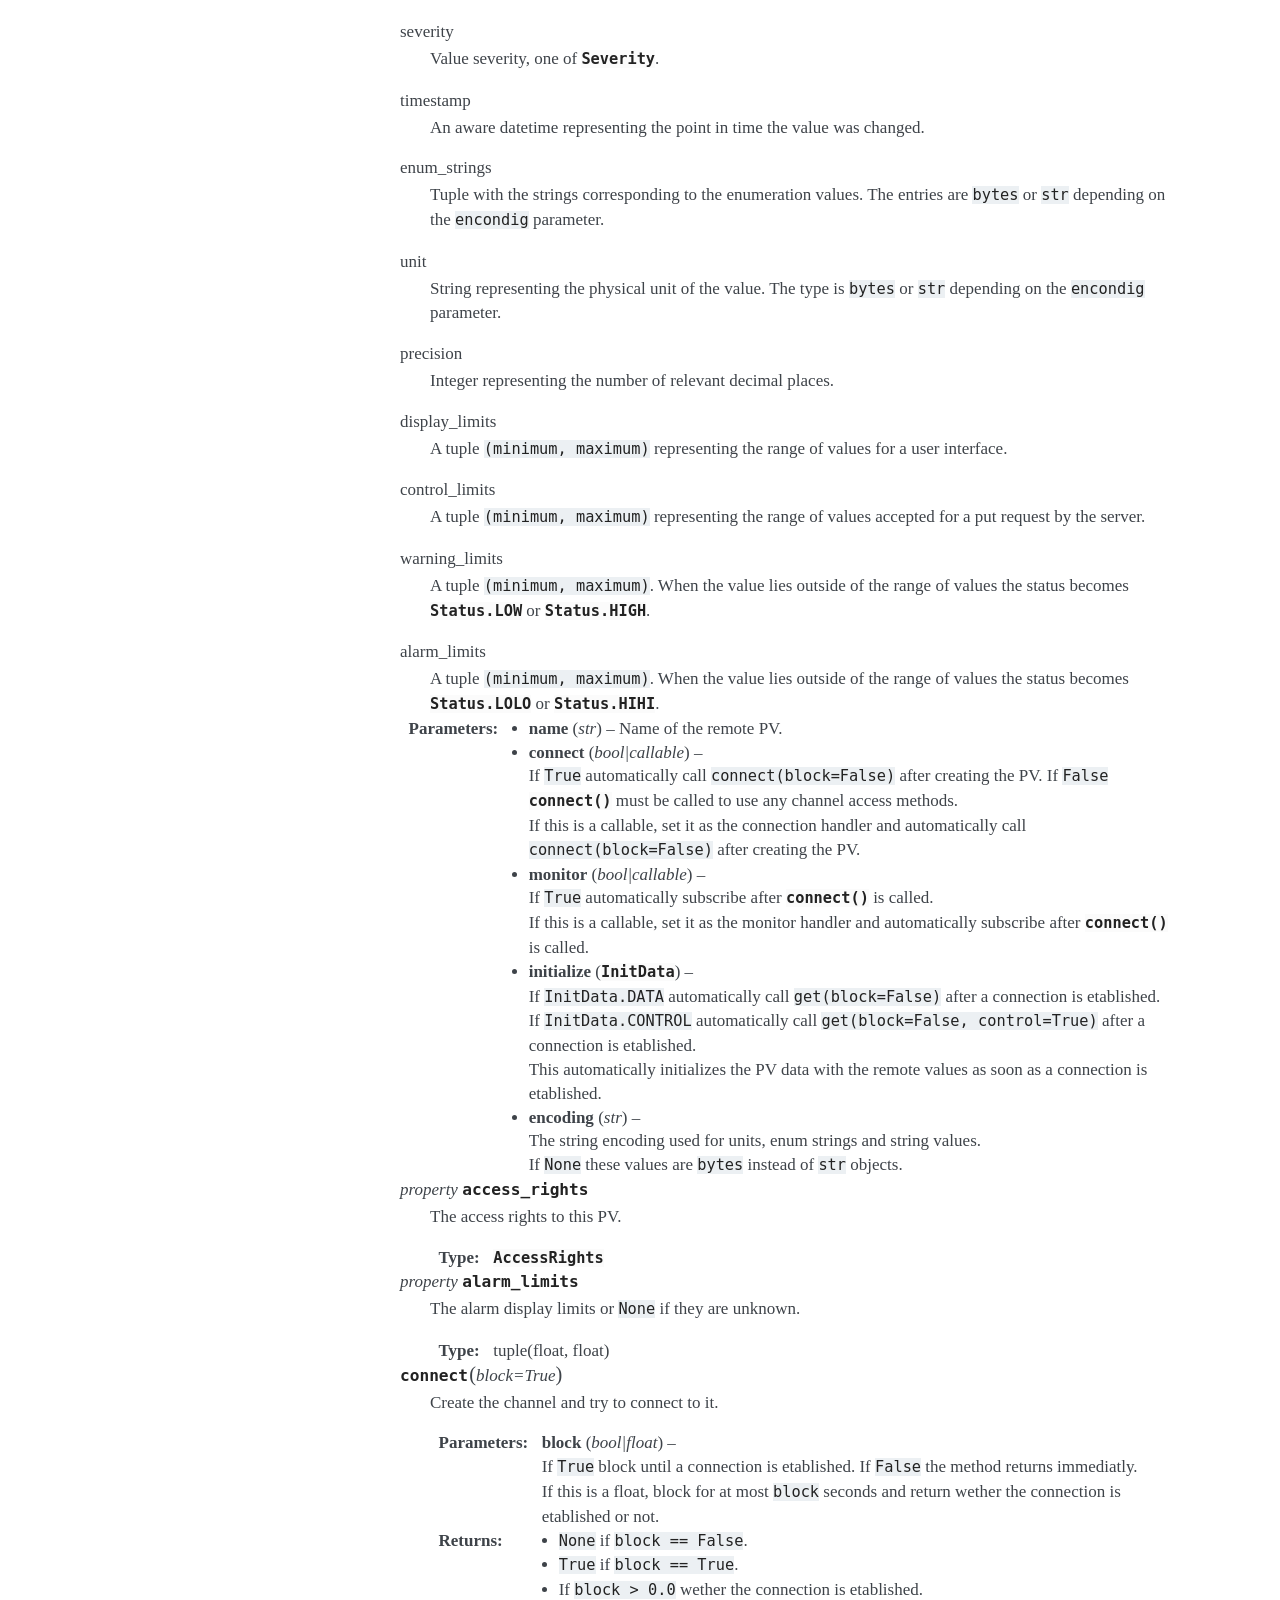
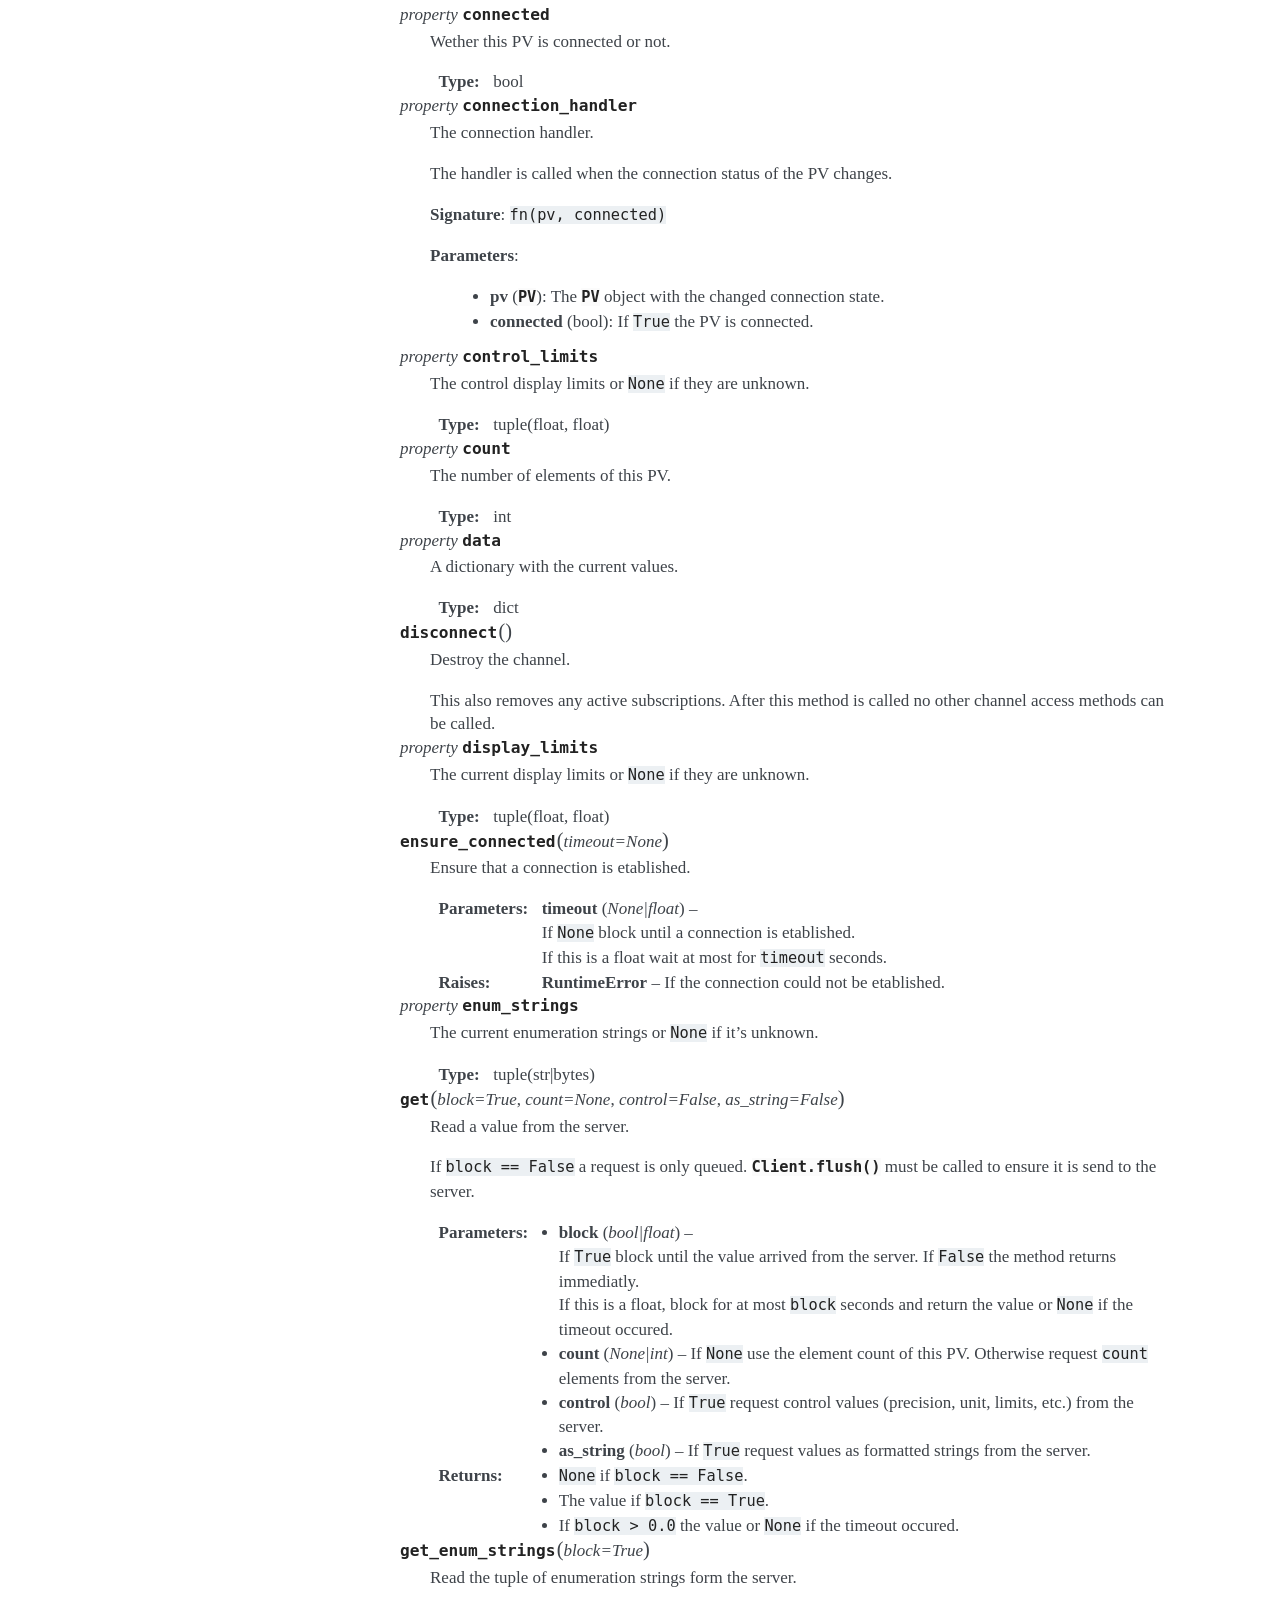
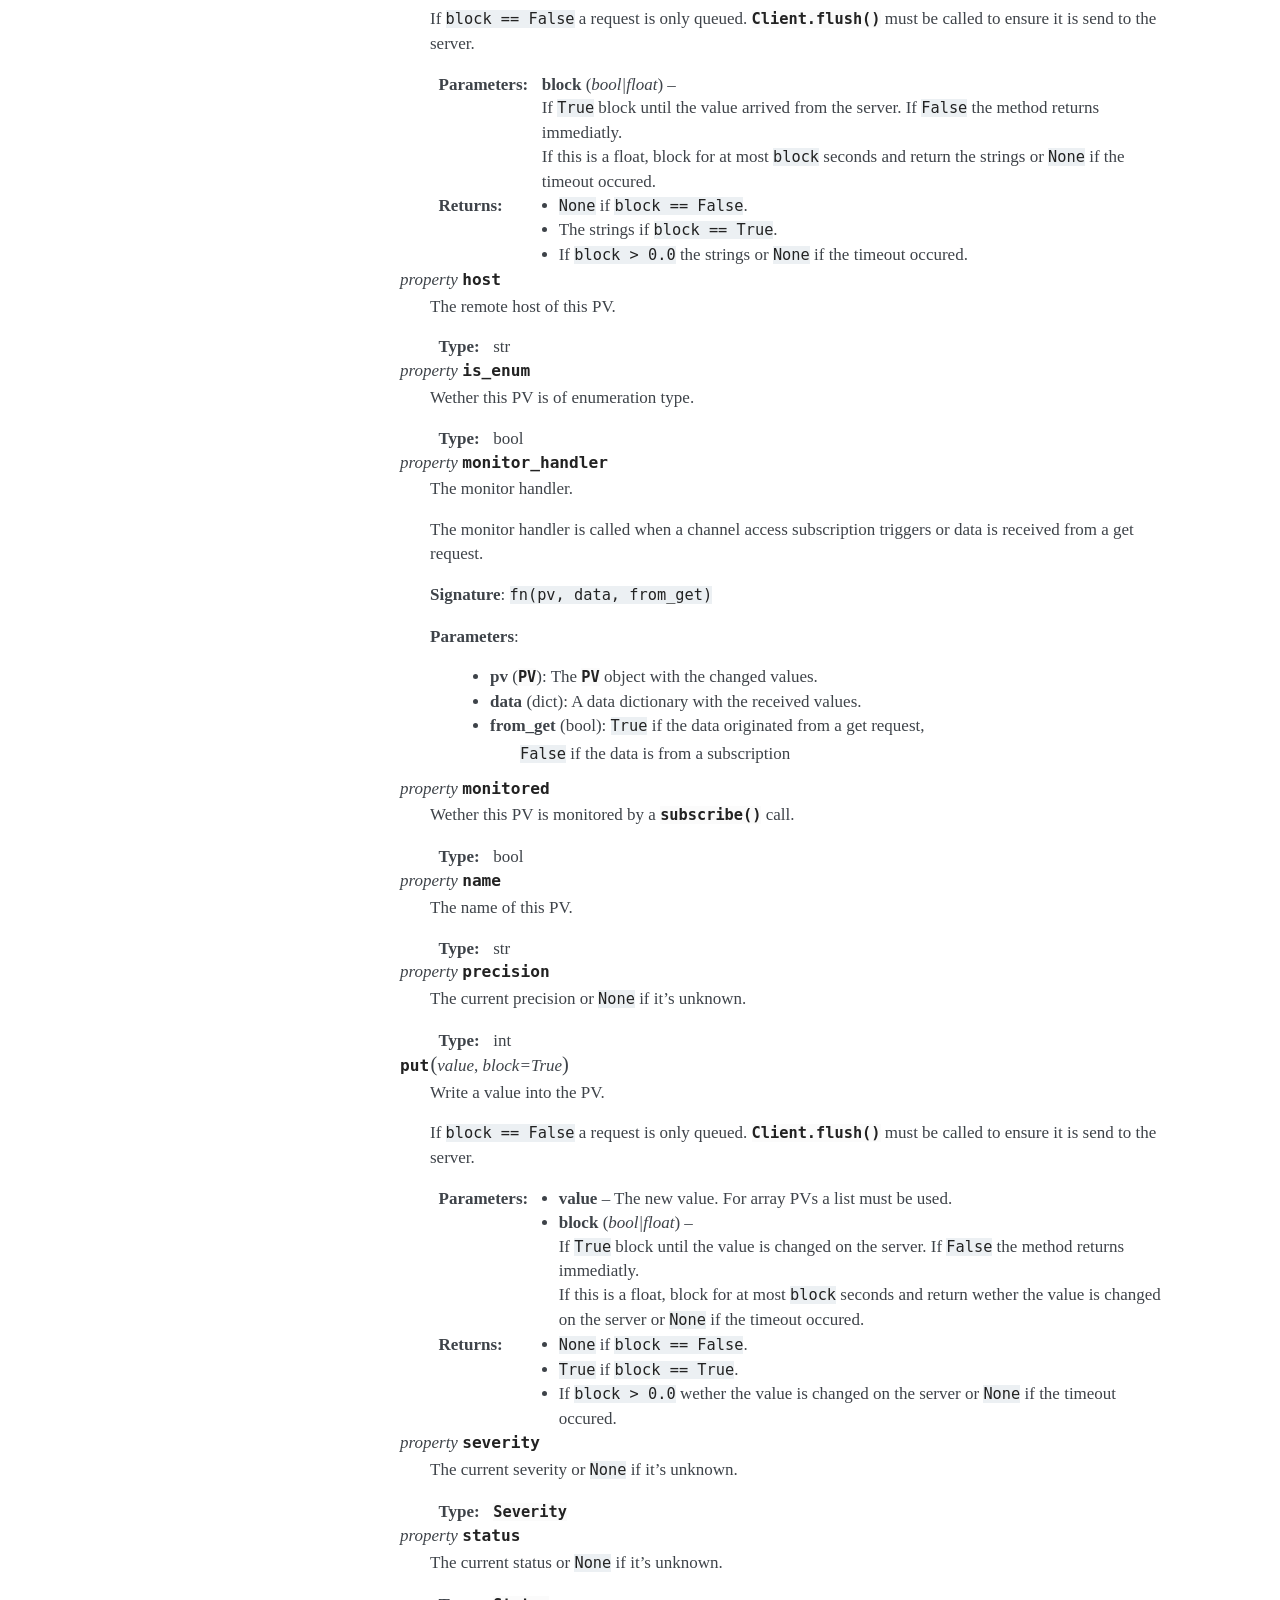
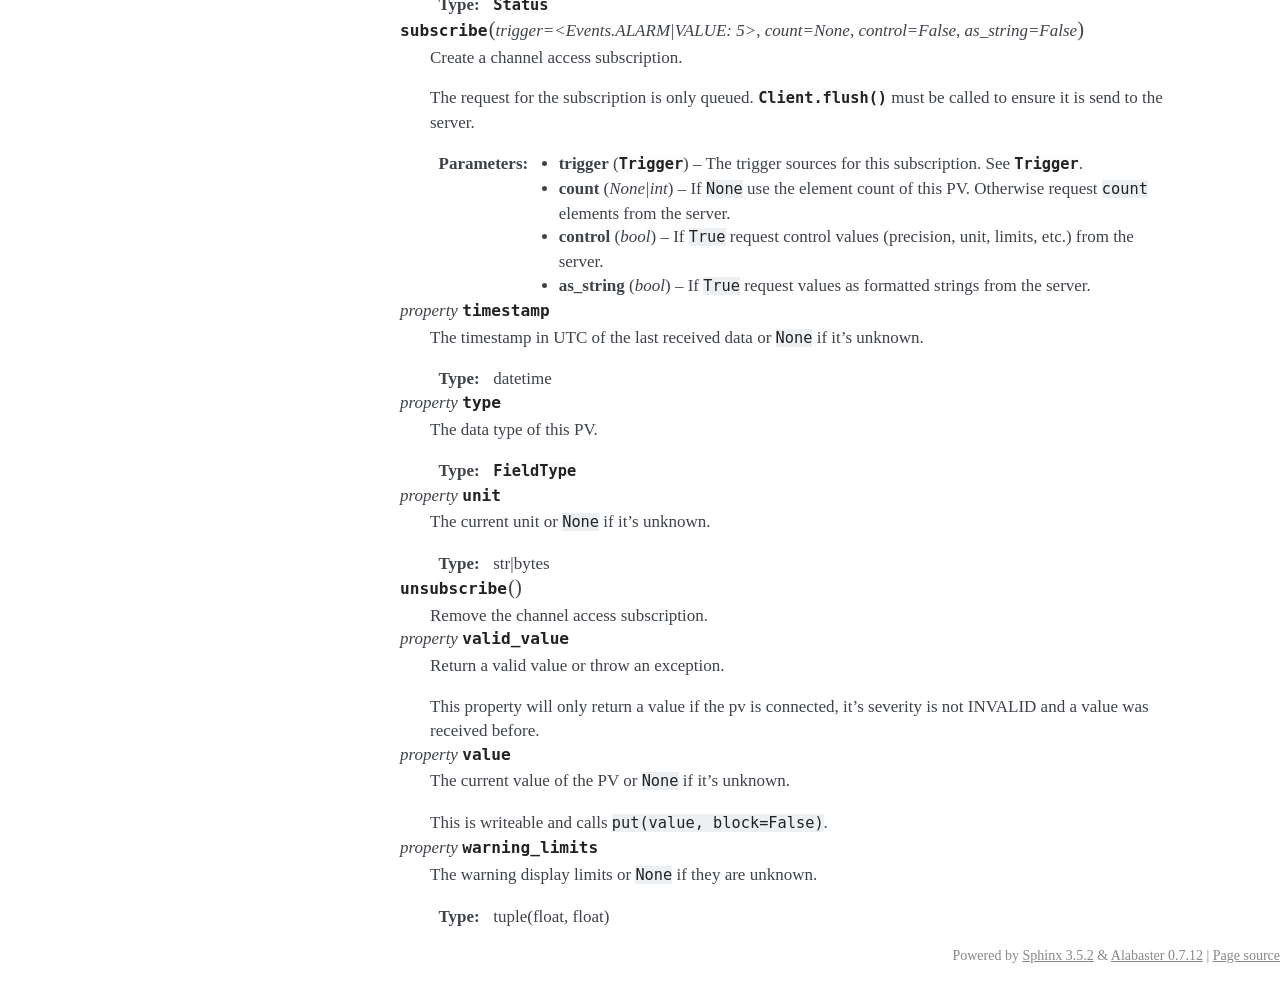
<file: client.html>
<!DOCTYPE html>

<html>
  <head>
    <meta charset="utf-8" />
    <meta name="viewport" content="width=device-width, initial-scale=1.0" />
    <title>High-level thread-safe interface &#8212; channel_access.client 0.1.1.dev9+gb80caf1 documentation</title>
    <link rel="stylesheet" href="_static/pygments.css" type="text/css" />
    <link rel="stylesheet" href="_static/alabaster.css" type="text/css" />
    <script id="documentation_options" data-url_root="./" src="_static/documentation_options.js"></script>
    <script src="_static/jquery.js"></script>
    <script src="_static/underscore.js"></script>
    <script src="_static/doctools.js"></script>
    <link rel="index" title="Index" href="genindex.html" />
    <link rel="search" title="Search" href="search.html" />
    <link rel="next" title="Low-level libca binding" href="client.cac.html" />
    <link rel="prev" title="API reference" href="api.html" />
   
  <link rel="stylesheet" href="_static/custom.css" type="text/css" />
  
  
  <meta name="viewport" content="width=device-width, initial-scale=0.9, maximum-scale=0.9" />

  </head><body>
  

    <div class="document">
      <div class="documentwrapper">
        <div class="bodywrapper">
          

          <div class="body" role="main">
            
  <div class="section" id="module-channel_access.client">
<span id="high-level-thread-safe-interface"></span><h1>High-level thread-safe interface<a class="headerlink" href="#module-channel_access.client" title="Permalink to this headline">¶</a></h1>
<p>High level implementation of a channel access client.</p>
<dl class="py exception">
<dt id="channel_access.client.CaException">
<em class="property"><span class="pre">exception</span> </em><code class="sig-prename descclassname"><span class="pre">channel_access.client.</span></code><code class="sig-name descname"><span class="pre">CaException</span></code><a class="headerlink" href="#channel_access.client.CaException" title="Permalink to this definition">¶</a></dt>
<dd><p>This exception is raised when a channel access functions returns an error.</p>
</dd></dl>

<dl class="py class">
<dt id="channel_access.client.Client">
<em class="property"><span class="pre">class</span> </em><code class="sig-prename descclassname"><span class="pre">channel_access.client.</span></code><code class="sig-name descname"><span class="pre">Client</span></code><span class="sig-paren">(</span><em class="sig-param"><span class="o"><span class="pre">*</span></span></em>, <em class="sig-param"><span class="n"><span class="pre">encoding</span></span><span class="o"><span class="pre">=</span></span><span class="default_value"><span class="pre">None</span></span></em><span class="sig-paren">)</span><a class="headerlink" href="#channel_access.client.Client" title="Permalink to this definition">¶</a></dt>
<dd><p>Channel Access client.</p>
<p>This class manages the process wide channel access context.
An instance of this class must be created before any PV can be created.
It must also be <a class="reference internal" href="#channel_access.client.Client.shutdown" title="channel_access.client.Client.shutdown"><code class="xref py py-meth docutils literal notranslate"><span class="pre">shutdown()</span></code></a> before the process ends.</p>
<p>It implements the context manager interface which makes it possible
to use a with-statement to guarantee shutdown.</p>
<p>A preemptive context is used so no polling functions have to be called.
Depending on the use case <a class="reference internal" href="#channel_access.client.Client.flush" title="channel_access.client.Client.flush"><code class="xref py py-meth docutils literal notranslate"><span class="pre">flush()</span></code></a> has to be called.</p>
<dl class="field-list simple">
<dt class="field-odd">Parameters</dt>
<dd class="field-odd"><p><strong>encoding</strong> (<em>str</em>) – If not <code class="docutils literal notranslate"><span class="pre">None</span></code> this value is used as a
default for the <code class="docutils literal notranslate"><span class="pre">encoding</span></code> parameter when
calling <a class="reference internal" href="#channel_access.client.Client.createPV" title="channel_access.client.Client.createPV"><code class="xref py py-meth docutils literal notranslate"><span class="pre">createPV()</span></code></a>.</p>
</dd>
</dl>
<dl class="py method">
<dt id="channel_access.client.Client.createPV">
<code class="sig-name descname"><span class="pre">createPV</span></code><span class="sig-paren">(</span><em class="sig-param"><span class="n"><span class="pre">name</span></span></em>, <em class="sig-param"><span class="o"><span class="pre">*</span></span><span class="n"><span class="pre">args</span></span></em>, <em class="sig-param"><span class="o"><span class="pre">**</span></span><span class="n"><span class="pre">kwargs</span></span></em><span class="sig-paren">)</span><a class="headerlink" href="#channel_access.client.Client.createPV" title="Permalink to this definition">¶</a></dt>
<dd><p>Create a new channel access PV.</p>
<p>All arguments are forwarded to the <a class="reference internal" href="#channel_access.client.PV" title="channel_access.client.PV"><code class="xref py py-class docutils literal notranslate"><span class="pre">PV</span></code></a> class.</p>
<p>The client does not hold a reference to the returned PV so it
can be collected if it is no longer used. It is the  responsibility
of the user to keep the PV objects alive as long as they are needed.</p>
<dl class="field-list simple">
<dt class="field-odd">Returns</dt>
<dd class="field-odd"><p>A new PV object.</p>
</dd>
<dt class="field-even">Return type</dt>
<dd class="field-even"><p><a class="reference internal" href="#channel_access.client.PV" title="channel_access.client.PV"><code class="xref py py-class docutils literal notranslate"><span class="pre">PV</span></code></a></p>
</dd>
</dl>
</dd></dl>

<dl class="py method">
<dt id="channel_access.client.Client.flush">
<code class="sig-name descname"><span class="pre">flush</span></code><span class="sig-paren">(</span><em class="sig-param"><span class="n"><span class="pre">timeout</span></span><span class="o"><span class="pre">=</span></span><span class="default_value"><span class="pre">None</span></span></em><span class="sig-paren">)</span><a class="headerlink" href="#channel_access.client.Client.flush" title="Permalink to this definition">¶</a></dt>
<dd><p>Flush any outstanding server requests.</p>
<p>When the non-blocking methods of the <a class="reference internal" href="#channel_access.client.PV" title="channel_access.client.PV"><code class="xref py py-class docutils literal notranslate"><span class="pre">PV</span></code></a> class are used,
requests are only queued but not necessarily send to the server.
Calling this funtions flushes the send queue.</p>
<dl class="field-list simple">
<dt class="field-odd">Parameters</dt>
<dd class="field-odd"><p><strong>timeout</strong> (<em>float</em>) – If <code class="docutils literal notranslate"><span class="pre">None</span></code> don’t block, otherwise block
for <code class="docutils literal notranslate"><span class="pre">timeout</span></code> seconds.</p>
</dd>
</dl>
</dd></dl>

<dl class="py method">
<dt id="channel_access.client.Client.shutdown">
<code class="sig-name descname"><span class="pre">shutdown</span></code><span class="sig-paren">(</span><span class="sig-paren">)</span><a class="headerlink" href="#channel_access.client.Client.shutdown" title="Permalink to this definition">¶</a></dt>
<dd><p>Shutdown the channel access client.</p>
<p>Destroy the process wide channel access context and
disconnect all active PV objects.</p>
</dd></dl>

</dd></dl>

<dl class="py class">
<dt id="channel_access.client.InitData">
<em class="property"><span class="pre">class</span> </em><code class="sig-prename descclassname"><span class="pre">channel_access.client.</span></code><code class="sig-name descname"><span class="pre">InitData</span></code><span class="sig-paren">(</span><em class="sig-param"><span class="n"><span class="pre">value</span></span></em><span class="sig-paren">)</span><a class="headerlink" href="#channel_access.client.InitData" title="Permalink to this definition">¶</a></dt>
<dd><p>Data to initialize when a PV connects.</p>
<dl class="py attribute">
<dt id="channel_access.client.InitData.CONTROL">
<code class="sig-name descname"><span class="pre">CONTROL</span></code><em class="property"> <span class="pre">=</span> <span class="pre">2</span></em><a class="headerlink" href="#channel_access.client.InitData.CONTROL" title="Permalink to this definition">¶</a></dt>
<dd></dd></dl>

<dl class="py attribute">
<dt id="channel_access.client.InitData.DATA">
<code class="sig-name descname"><span class="pre">DATA</span></code><em class="property"> <span class="pre">=</span> <span class="pre">1</span></em><a class="headerlink" href="#channel_access.client.InitData.DATA" title="Permalink to this definition">¶</a></dt>
<dd></dd></dl>

<dl class="py attribute">
<dt id="channel_access.client.InitData.NONE">
<code class="sig-name descname"><span class="pre">NONE</span></code><em class="property"> <span class="pre">=</span> <span class="pre">0</span></em><a class="headerlink" href="#channel_access.client.InitData.NONE" title="Permalink to this definition">¶</a></dt>
<dd></dd></dl>

</dd></dl>

<dl class="py class">
<dt id="channel_access.client.PV">
<em class="property"><span class="pre">class</span> </em><code class="sig-prename descclassname"><span class="pre">channel_access.client.</span></code><code class="sig-name descname"><span class="pre">PV</span></code><span class="sig-paren">(</span><em class="sig-param"><span class="pre">name</span></em>, <em class="sig-param"><span class="pre">connect=True</span></em>, <em class="sig-param"><span class="pre">monitor=True</span></em>, <em class="sig-param"><span class="pre">initialize=&lt;InitData.CONTROL:</span> <span class="pre">2&gt;</span></em>, <em class="sig-param"><span class="pre">encoding='utf-8'</span></em><span class="sig-paren">)</span><a class="headerlink" href="#channel_access.client.PV" title="Permalink to this definition">¶</a></dt>
<dd><p>A channel access PV.</p>
<p>This class gives thread-safe access to a channel access PV.</p>
<p>It implements the context manager interface which makes it possible
to use a with-statement to guarantee disconnect.</p>
<p>The default parameters are such that methods will block until the
request is fullfilled and then return the result.</p>
<p>When calling methods on many PVs it is faster to use the non-blocking
versions and at the end call <a class="reference internal" href="#channel_access.client.Client.flush" title="channel_access.client.Client.flush"><code class="xref py py-meth docutils literal notranslate"><span class="pre">Client.flush()</span></code></a>.</p>
<p>The following keys can occur in a data dictionary:</p>
<dl class="simple">
<dt>value</dt><dd><p>Data value, type depends on the native type. For integer types
and enum types this is <code class="docutils literal notranslate"><span class="pre">int</span></code>, for floating point types this is <code class="docutils literal notranslate"><span class="pre">float</span></code>.
For string types this is <code class="docutils literal notranslate"><span class="pre">bytes</span></code> or <code class="docutils literal notranslate"><span class="pre">str</span></code> depending on the
<code class="docutils literal notranslate"><span class="pre">encondig</span></code> parameter.</p>
</dd>
<dt>status</dt><dd><p>Value status, one of <code class="xref py py-class docutils literal notranslate"><span class="pre">Status</span></code>.</p>
</dd>
<dt>severity</dt><dd><p>Value severity, one of <code class="xref py py-class docutils literal notranslate"><span class="pre">Severity</span></code>.</p>
</dd>
<dt>timestamp</dt><dd><p>An aware datetime representing the point in time the value was
changed.</p>
</dd>
<dt>enum_strings</dt><dd><p>Tuple with the strings corresponding to the enumeration values.
The entries are <code class="docutils literal notranslate"><span class="pre">bytes</span></code> or <code class="docutils literal notranslate"><span class="pre">str</span></code> depending on the
<code class="docutils literal notranslate"><span class="pre">encondig</span></code> parameter.</p>
</dd>
<dt>unit</dt><dd><p>String representing the physical unit of the value. The type is
<code class="docutils literal notranslate"><span class="pre">bytes</span></code> or <code class="docutils literal notranslate"><span class="pre">str</span></code> depending on the <code class="docutils literal notranslate"><span class="pre">encondig</span></code> parameter.</p>
</dd>
<dt>precision</dt><dd><p>Integer representing the number of relevant decimal places.</p>
</dd>
<dt>display_limits</dt><dd><p>A tuple <code class="docutils literal notranslate"><span class="pre">(minimum,</span> <span class="pre">maximum)</span></code> representing the range of values
for a user interface.</p>
</dd>
<dt>control_limits</dt><dd><p>A tuple <code class="docutils literal notranslate"><span class="pre">(minimum,</span> <span class="pre">maximum)</span></code> representing the range of values
accepted for a put request by the server.</p>
</dd>
<dt>warning_limits</dt><dd><p>A tuple <code class="docutils literal notranslate"><span class="pre">(minimum,</span> <span class="pre">maximum)</span></code>. When the value lies outside of the
range of values the status becomes <code class="xref py py-class docutils literal notranslate"><span class="pre">Status.LOW</span></code> or <code class="xref py py-class docutils literal notranslate"><span class="pre">Status.HIGH</span></code>.</p>
</dd>
<dt>alarm_limits</dt><dd><p>A tuple <code class="docutils literal notranslate"><span class="pre">(minimum,</span> <span class="pre">maximum)</span></code>. When the value lies outside of the
range of values the status becomes <code class="xref py py-class docutils literal notranslate"><span class="pre">Status.LOLO</span></code> or <code class="xref py py-class docutils literal notranslate"><span class="pre">Status.HIHI</span></code>.</p>
</dd>
</dl>
<dl class="field-list simple">
<dt class="field-odd">Parameters</dt>
<dd class="field-odd"><ul class="simple">
<li><p><strong>name</strong> (<em>str</em>) – Name of the remote PV.</p></li>
<li><p><strong>connect</strong> (<em>bool|callable</em>) – <p>If <code class="docutils literal notranslate"><span class="pre">True</span></code> automatically call <code class="docutils literal notranslate"><span class="pre">connect(block=False)</span></code> after creating the PV.
If <code class="docutils literal notranslate"><span class="pre">False</span></code> <a class="reference internal" href="#channel_access.client.PV.connect" title="channel_access.client.PV.connect"><code class="xref py py-meth docutils literal notranslate"><span class="pre">connect()</span></code></a> must be called to use
any channel access methods.</p>
<p>If this is a callable, set it as the connection handler and
automatically call <code class="docutils literal notranslate"><span class="pre">connect(block=False)</span></code> after creating the PV.</p>
</p></li>
<li><p><strong>monitor</strong> (<em>bool|callable</em>) – <p>If <code class="docutils literal notranslate"><span class="pre">True</span></code> automatically subscribe after <a class="reference internal" href="#channel_access.client.PV.connect" title="channel_access.client.PV.connect"><code class="xref py py-meth docutils literal notranslate"><span class="pre">connect()</span></code></a> is called.</p>
<p>If this is a callable, set it as the monitor handler and
automatically subscribe after <a class="reference internal" href="#channel_access.client.PV.connect" title="channel_access.client.PV.connect"><code class="xref py py-meth docutils literal notranslate"><span class="pre">connect()</span></code></a> is called.</p>
</p></li>
<li><p><strong>initialize</strong> (<a class="reference internal" href="#channel_access.client.InitData" title="channel_access.client.InitData"><code class="xref py py-class docutils literal notranslate"><span class="pre">InitData</span></code></a>) – <p>If <code class="docutils literal notranslate"><span class="pre">InitData.DATA</span></code> automatically call <code class="docutils literal notranslate"><span class="pre">get(block=False)</span></code>
after a connection is etablished.</p>
<p>If <code class="docutils literal notranslate"><span class="pre">InitData.CONTROL</span></code> automatically call <code class="docutils literal notranslate"><span class="pre">get(block=False,</span> <span class="pre">control=True)</span></code>
after a connection is etablished.</p>
<p>This automatically initializes the PV data with the remote values
as soon as a connection is etablished.</p>
</p></li>
<li><p><strong>encoding</strong> (<em>str</em>) – <p>The string encoding used for units, enum strings and string values.</p>
<p>If <code class="docutils literal notranslate"><span class="pre">None</span></code> these values are <code class="docutils literal notranslate"><span class="pre">bytes</span></code> instead of <code class="docutils literal notranslate"><span class="pre">str</span></code> objects.</p>
</p></li>
</ul>
</dd>
</dl>
<dl class="py method">
<dt id="channel_access.client.PV.access_rights">
<em class="property"><span class="pre">property</span> </em><code class="sig-name descname"><span class="pre">access_rights</span></code><a class="headerlink" href="#channel_access.client.PV.access_rights" title="Permalink to this definition">¶</a></dt>
<dd><p>The access rights to this PV.</p>
<dl class="field-list simple">
<dt class="field-odd">Type</dt>
<dd class="field-odd"><p><code class="xref py py-class docutils literal notranslate"><span class="pre">AccessRights</span></code></p>
</dd>
</dl>
</dd></dl>

<dl class="py method">
<dt id="channel_access.client.PV.alarm_limits">
<em class="property"><span class="pre">property</span> </em><code class="sig-name descname"><span class="pre">alarm_limits</span></code><a class="headerlink" href="#channel_access.client.PV.alarm_limits" title="Permalink to this definition">¶</a></dt>
<dd><p>The alarm display limits or <code class="docutils literal notranslate"><span class="pre">None</span></code> if they are unknown.</p>
<dl class="field-list simple">
<dt class="field-odd">Type</dt>
<dd class="field-odd"><p>tuple(float, float)</p>
</dd>
</dl>
</dd></dl>

<dl class="py method">
<dt id="channel_access.client.PV.connect">
<code class="sig-name descname"><span class="pre">connect</span></code><span class="sig-paren">(</span><em class="sig-param"><span class="n"><span class="pre">block</span></span><span class="o"><span class="pre">=</span></span><span class="default_value"><span class="pre">True</span></span></em><span class="sig-paren">)</span><a class="headerlink" href="#channel_access.client.PV.connect" title="Permalink to this definition">¶</a></dt>
<dd><p>Create the channel and try to connect to it.</p>
<dl class="field-list simple">
<dt class="field-odd">Parameters</dt>
<dd class="field-odd"><p><strong>block</strong> (<em>bool|float</em>) – <p>If <code class="docutils literal notranslate"><span class="pre">True</span></code> block until a connection is etablished.
If <code class="docutils literal notranslate"><span class="pre">False</span></code> the method returns immediatly.</p>
<p>If this is a float, block for at most <code class="docutils literal notranslate"><span class="pre">block</span></code> seconds
and return wether the connection is etablished or not.</p>
</p>
</dd>
<dt class="field-even">Returns</dt>
<dd class="field-even"><p><ul class="simple">
<li><p><code class="docutils literal notranslate"><span class="pre">None</span></code> if <code class="docutils literal notranslate"><span class="pre">block</span> <span class="pre">==</span> <span class="pre">False</span></code>.</p></li>
<li><p><code class="docutils literal notranslate"><span class="pre">True</span></code> if <code class="docutils literal notranslate"><span class="pre">block</span> <span class="pre">==</span> <span class="pre">True</span></code>.</p></li>
<li><p>If <code class="docutils literal notranslate"><span class="pre">block</span> <span class="pre">&gt;</span> <span class="pre">0.0</span></code> wether the connection is etablished.</p></li>
</ul>
</p>
</dd>
</dl>
</dd></dl>

<dl class="py method">
<dt id="channel_access.client.PV.connected">
<em class="property"><span class="pre">property</span> </em><code class="sig-name descname"><span class="pre">connected</span></code><a class="headerlink" href="#channel_access.client.PV.connected" title="Permalink to this definition">¶</a></dt>
<dd><p>Wether this PV is connected or not.</p>
<dl class="field-list simple">
<dt class="field-odd">Type</dt>
<dd class="field-odd"><p>bool</p>
</dd>
</dl>
</dd></dl>

<dl class="py method">
<dt id="channel_access.client.PV.connection_handler">
<em class="property"><span class="pre">property</span> </em><code class="sig-name descname"><span class="pre">connection_handler</span></code><a class="headerlink" href="#channel_access.client.PV.connection_handler" title="Permalink to this definition">¶</a></dt>
<dd><p>The connection handler.</p>
<p>The handler is called when the connection status of the PV changes.</p>
<p><strong>Signature</strong>: <code class="docutils literal notranslate"><span class="pre">fn(pv,</span> <span class="pre">connected)</span></code></p>
<p><strong>Parameters</strong>:</p>
<blockquote>
<div><ul class="simple">
<li><p><strong>pv</strong> (<a class="reference internal" href="#channel_access.client.PV" title="channel_access.client.PV"><code class="xref py py-class docutils literal notranslate"><span class="pre">PV</span></code></a>): The <a class="reference internal" href="#channel_access.client.PV" title="channel_access.client.PV"><code class="xref py py-class docutils literal notranslate"><span class="pre">PV</span></code></a> object with the
changed connection state.</p></li>
<li><p><strong>connected</strong> (bool): If <code class="docutils literal notranslate"><span class="pre">True</span></code> the PV is connected.</p></li>
</ul>
</div></blockquote>
</dd></dl>

<dl class="py method">
<dt id="channel_access.client.PV.control_limits">
<em class="property"><span class="pre">property</span> </em><code class="sig-name descname"><span class="pre">control_limits</span></code><a class="headerlink" href="#channel_access.client.PV.control_limits" title="Permalink to this definition">¶</a></dt>
<dd><p>The control display limits or <code class="docutils literal notranslate"><span class="pre">None</span></code> if they are unknown.</p>
<dl class="field-list simple">
<dt class="field-odd">Type</dt>
<dd class="field-odd"><p>tuple(float, float)</p>
</dd>
</dl>
</dd></dl>

<dl class="py method">
<dt id="channel_access.client.PV.count">
<em class="property"><span class="pre">property</span> </em><code class="sig-name descname"><span class="pre">count</span></code><a class="headerlink" href="#channel_access.client.PV.count" title="Permalink to this definition">¶</a></dt>
<dd><p>The number of elements of this PV.</p>
<dl class="field-list simple">
<dt class="field-odd">Type</dt>
<dd class="field-odd"><p>int</p>
</dd>
</dl>
</dd></dl>

<dl class="py method">
<dt id="channel_access.client.PV.data">
<em class="property"><span class="pre">property</span> </em><code class="sig-name descname"><span class="pre">data</span></code><a class="headerlink" href="#channel_access.client.PV.data" title="Permalink to this definition">¶</a></dt>
<dd><p>A dictionary with the current values.</p>
<dl class="field-list simple">
<dt class="field-odd">Type</dt>
<dd class="field-odd"><p>dict</p>
</dd>
</dl>
</dd></dl>

<dl class="py method">
<dt id="channel_access.client.PV.disconnect">
<code class="sig-name descname"><span class="pre">disconnect</span></code><span class="sig-paren">(</span><span class="sig-paren">)</span><a class="headerlink" href="#channel_access.client.PV.disconnect" title="Permalink to this definition">¶</a></dt>
<dd><p>Destroy the channel.</p>
<p>This also removes any active subscriptions. After this method is
called no other channel access methods can be called.</p>
</dd></dl>

<dl class="py method">
<dt id="channel_access.client.PV.display_limits">
<em class="property"><span class="pre">property</span> </em><code class="sig-name descname"><span class="pre">display_limits</span></code><a class="headerlink" href="#channel_access.client.PV.display_limits" title="Permalink to this definition">¶</a></dt>
<dd><p>The current display limits or <code class="docutils literal notranslate"><span class="pre">None</span></code> if they are unknown.</p>
<dl class="field-list simple">
<dt class="field-odd">Type</dt>
<dd class="field-odd"><p>tuple(float, float)</p>
</dd>
</dl>
</dd></dl>

<dl class="py method">
<dt id="channel_access.client.PV.ensure_connected">
<code class="sig-name descname"><span class="pre">ensure_connected</span></code><span class="sig-paren">(</span><em class="sig-param"><span class="n"><span class="pre">timeout</span></span><span class="o"><span class="pre">=</span></span><span class="default_value"><span class="pre">None</span></span></em><span class="sig-paren">)</span><a class="headerlink" href="#channel_access.client.PV.ensure_connected" title="Permalink to this definition">¶</a></dt>
<dd><p>Ensure that a connection is etablished.</p>
<dl class="field-list simple">
<dt class="field-odd">Parameters</dt>
<dd class="field-odd"><p><strong>timeout</strong> (<em>None|float</em>) – <p>If <code class="docutils literal notranslate"><span class="pre">None</span></code> block until a connection is etablished.</p>
<p>If this is a float wait at most for <code class="docutils literal notranslate"><span class="pre">timeout</span></code> seconds.</p>
</p>
</dd>
<dt class="field-even">Raises</dt>
<dd class="field-even"><p><strong>RuntimeError</strong> – If the connection could not be etablished.</p>
</dd>
</dl>
</dd></dl>

<dl class="py method">
<dt id="channel_access.client.PV.enum_strings">
<em class="property"><span class="pre">property</span> </em><code class="sig-name descname"><span class="pre">enum_strings</span></code><a class="headerlink" href="#channel_access.client.PV.enum_strings" title="Permalink to this definition">¶</a></dt>
<dd><p>The current enumeration strings or <code class="docutils literal notranslate"><span class="pre">None</span></code> if it’s unknown.</p>
<dl class="field-list simple">
<dt class="field-odd">Type</dt>
<dd class="field-odd"><p>tuple(str|bytes)</p>
</dd>
</dl>
</dd></dl>

<dl class="py method">
<dt id="channel_access.client.PV.get">
<code class="sig-name descname"><span class="pre">get</span></code><span class="sig-paren">(</span><em class="sig-param"><span class="n"><span class="pre">block</span></span><span class="o"><span class="pre">=</span></span><span class="default_value"><span class="pre">True</span></span></em>, <em class="sig-param"><span class="n"><span class="pre">count</span></span><span class="o"><span class="pre">=</span></span><span class="default_value"><span class="pre">None</span></span></em>, <em class="sig-param"><span class="n"><span class="pre">control</span></span><span class="o"><span class="pre">=</span></span><span class="default_value"><span class="pre">False</span></span></em>, <em class="sig-param"><span class="n"><span class="pre">as_string</span></span><span class="o"><span class="pre">=</span></span><span class="default_value"><span class="pre">False</span></span></em><span class="sig-paren">)</span><a class="headerlink" href="#channel_access.client.PV.get" title="Permalink to this definition">¶</a></dt>
<dd><p>Read a value from the server.</p>
<p>If <code class="docutils literal notranslate"><span class="pre">block</span> <span class="pre">==</span> <span class="pre">False</span></code> a request is only queued. <a class="reference internal" href="#channel_access.client.Client.flush" title="channel_access.client.Client.flush"><code class="xref py py-meth docutils literal notranslate"><span class="pre">Client.flush()</span></code></a>
must be called to ensure it is send to the server.</p>
<dl class="field-list simple">
<dt class="field-odd">Parameters</dt>
<dd class="field-odd"><ul class="simple">
<li><p><strong>block</strong> (<em>bool|float</em>) – <p>If <code class="docutils literal notranslate"><span class="pre">True</span></code> block until the value arrived from the server.
If <code class="docutils literal notranslate"><span class="pre">False</span></code> the method returns immediatly.</p>
<p>If this is a float, block for at most <code class="docutils literal notranslate"><span class="pre">block</span></code> seconds
and return the value or <code class="docutils literal notranslate"><span class="pre">None</span></code> if the timeout occured.</p>
</p></li>
<li><p><strong>count</strong> (<em>None|int</em>) – If <code class="docutils literal notranslate"><span class="pre">None</span></code> use the element count of this PV. Otherwise
request <code class="docutils literal notranslate"><span class="pre">count</span></code> elements from the server.</p></li>
<li><p><strong>control</strong> (<em>bool</em>) – If <code class="docutils literal notranslate"><span class="pre">True</span></code> request control values
(precision, unit, limits, etc.) from the server.</p></li>
<li><p><strong>as_string</strong> (<em>bool</em>) – If <code class="docutils literal notranslate"><span class="pre">True</span></code> request values as formatted strings from the server.</p></li>
</ul>
</dd>
<dt class="field-even">Returns</dt>
<dd class="field-even"><p><ul class="simple">
<li><p><code class="docutils literal notranslate"><span class="pre">None</span></code> if <code class="docutils literal notranslate"><span class="pre">block</span> <span class="pre">==</span> <span class="pre">False</span></code>.</p></li>
<li><p>The value if <code class="docutils literal notranslate"><span class="pre">block</span> <span class="pre">==</span> <span class="pre">True</span></code>.</p></li>
<li><p>If <code class="docutils literal notranslate"><span class="pre">block</span> <span class="pre">&gt;</span> <span class="pre">0.0</span></code> the value or <code class="docutils literal notranslate"><span class="pre">None</span></code> if the timeout occured.</p></li>
</ul>
</p>
</dd>
</dl>
</dd></dl>

<dl class="py method">
<dt id="channel_access.client.PV.get_enum_strings">
<code class="sig-name descname"><span class="pre">get_enum_strings</span></code><span class="sig-paren">(</span><em class="sig-param"><span class="n"><span class="pre">block</span></span><span class="o"><span class="pre">=</span></span><span class="default_value"><span class="pre">True</span></span></em><span class="sig-paren">)</span><a class="headerlink" href="#channel_access.client.PV.get_enum_strings" title="Permalink to this definition">¶</a></dt>
<dd><p>Read the tuple of enumeration strings form the server.</p>
<p>If <code class="docutils literal notranslate"><span class="pre">block</span> <span class="pre">==</span> <span class="pre">False</span></code> a request is only queued. <a class="reference internal" href="#channel_access.client.Client.flush" title="channel_access.client.Client.flush"><code class="xref py py-meth docutils literal notranslate"><span class="pre">Client.flush()</span></code></a>
must be called to ensure it is send to the server.</p>
<dl class="field-list simple">
<dt class="field-odd">Parameters</dt>
<dd class="field-odd"><p><strong>block</strong> (<em>bool|float</em>) – <p>If <code class="docutils literal notranslate"><span class="pre">True</span></code> block until the value arrived from the server.
If <code class="docutils literal notranslate"><span class="pre">False</span></code> the method returns immediatly.</p>
<p>If this is a float, block for at most <code class="docutils literal notranslate"><span class="pre">block</span></code> seconds
and return the strings or <code class="docutils literal notranslate"><span class="pre">None</span></code> if the timeout occured.</p>
</p>
</dd>
<dt class="field-even">Returns</dt>
<dd class="field-even"><p><ul class="simple">
<li><p><code class="docutils literal notranslate"><span class="pre">None</span></code> if <code class="docutils literal notranslate"><span class="pre">block</span> <span class="pre">==</span> <span class="pre">False</span></code>.</p></li>
<li><p>The strings if <code class="docutils literal notranslate"><span class="pre">block</span> <span class="pre">==</span> <span class="pre">True</span></code>.</p></li>
<li><p>If <code class="docutils literal notranslate"><span class="pre">block</span> <span class="pre">&gt;</span> <span class="pre">0.0</span></code> the strings or <code class="docutils literal notranslate"><span class="pre">None</span></code> if the timeout occured.</p></li>
</ul>
</p>
</dd>
</dl>
</dd></dl>

<dl class="py method">
<dt id="channel_access.client.PV.host">
<em class="property"><span class="pre">property</span> </em><code class="sig-name descname"><span class="pre">host</span></code><a class="headerlink" href="#channel_access.client.PV.host" title="Permalink to this definition">¶</a></dt>
<dd><p>The remote host of this PV.</p>
<dl class="field-list simple">
<dt class="field-odd">Type</dt>
<dd class="field-odd"><p>str</p>
</dd>
</dl>
</dd></dl>

<dl class="py method">
<dt id="channel_access.client.PV.is_enum">
<em class="property"><span class="pre">property</span> </em><code class="sig-name descname"><span class="pre">is_enum</span></code><a class="headerlink" href="#channel_access.client.PV.is_enum" title="Permalink to this definition">¶</a></dt>
<dd><p>Wether this PV is of enumeration type.</p>
<dl class="field-list simple">
<dt class="field-odd">Type</dt>
<dd class="field-odd"><p>bool</p>
</dd>
</dl>
</dd></dl>

<dl class="py method">
<dt id="channel_access.client.PV.monitor_handler">
<em class="property"><span class="pre">property</span> </em><code class="sig-name descname"><span class="pre">monitor_handler</span></code><a class="headerlink" href="#channel_access.client.PV.monitor_handler" title="Permalink to this definition">¶</a></dt>
<dd><p>The monitor handler.</p>
<p>The monitor handler is called when a channel access
subscription triggers or data is received from a get request.</p>
<p><strong>Signature</strong>: <code class="docutils literal notranslate"><span class="pre">fn(pv,</span> <span class="pre">data,</span> <span class="pre">from_get)</span></code></p>
<p><strong>Parameters</strong>:</p>
<blockquote>
<div><ul class="simple">
<li><p><strong>pv</strong> (<a class="reference internal" href="#channel_access.client.PV" title="channel_access.client.PV"><code class="xref py py-class docutils literal notranslate"><span class="pre">PV</span></code></a>): The <a class="reference internal" href="#channel_access.client.PV" title="channel_access.client.PV"><code class="xref py py-class docutils literal notranslate"><span class="pre">PV</span></code></a> object with the
changed values.</p></li>
<li><p><strong>data</strong> (dict): A data dictionary with the received values.</p></li>
<li><dl class="simple">
<dt><strong>from_get</strong> (bool): <code class="docutils literal notranslate"><span class="pre">True</span></code> if the data originated from a get request,</dt><dd><p><code class="docutils literal notranslate"><span class="pre">False</span></code> if the data is from a subscription</p>
</dd>
</dl>
</li>
</ul>
</div></blockquote>
</dd></dl>

<dl class="py method">
<dt id="channel_access.client.PV.monitored">
<em class="property"><span class="pre">property</span> </em><code class="sig-name descname"><span class="pre">monitored</span></code><a class="headerlink" href="#channel_access.client.PV.monitored" title="Permalink to this definition">¶</a></dt>
<dd><p>Wether this PV is monitored by a <a class="reference internal" href="#channel_access.client.PV.subscribe" title="channel_access.client.PV.subscribe"><code class="xref py py-func docutils literal notranslate"><span class="pre">subscribe()</span></code></a> call.</p>
<dl class="field-list simple">
<dt class="field-odd">Type</dt>
<dd class="field-odd"><p>bool</p>
</dd>
</dl>
</dd></dl>

<dl class="py method">
<dt id="channel_access.client.PV.name">
<em class="property"><span class="pre">property</span> </em><code class="sig-name descname"><span class="pre">name</span></code><a class="headerlink" href="#channel_access.client.PV.name" title="Permalink to this definition">¶</a></dt>
<dd><p>The name of this PV.</p>
<dl class="field-list simple">
<dt class="field-odd">Type</dt>
<dd class="field-odd"><p>str</p>
</dd>
</dl>
</dd></dl>

<dl class="py method">
<dt id="channel_access.client.PV.precision">
<em class="property"><span class="pre">property</span> </em><code class="sig-name descname"><span class="pre">precision</span></code><a class="headerlink" href="#channel_access.client.PV.precision" title="Permalink to this definition">¶</a></dt>
<dd><p>The current precision or <code class="docutils literal notranslate"><span class="pre">None</span></code> if it’s unknown.</p>
<dl class="field-list simple">
<dt class="field-odd">Type</dt>
<dd class="field-odd"><p>int</p>
</dd>
</dl>
</dd></dl>

<dl class="py method">
<dt id="channel_access.client.PV.put">
<code class="sig-name descname"><span class="pre">put</span></code><span class="sig-paren">(</span><em class="sig-param"><span class="n"><span class="pre">value</span></span></em>, <em class="sig-param"><span class="n"><span class="pre">block</span></span><span class="o"><span class="pre">=</span></span><span class="default_value"><span class="pre">True</span></span></em><span class="sig-paren">)</span><a class="headerlink" href="#channel_access.client.PV.put" title="Permalink to this definition">¶</a></dt>
<dd><p>Write a value into the PV.</p>
<p>If <code class="docutils literal notranslate"><span class="pre">block</span> <span class="pre">==</span> <span class="pre">False</span></code> a request is only queued. <a class="reference internal" href="#channel_access.client.Client.flush" title="channel_access.client.Client.flush"><code class="xref py py-meth docutils literal notranslate"><span class="pre">Client.flush()</span></code></a>
must be called to ensure it is send to the server.</p>
<dl class="field-list simple">
<dt class="field-odd">Parameters</dt>
<dd class="field-odd"><ul class="simple">
<li><p><strong>value</strong> – The new value. For array PVs a list must be used.</p></li>
<li><p><strong>block</strong> (<em>bool|float</em>) – <p>If <code class="docutils literal notranslate"><span class="pre">True</span></code> block until the value is changed on the server.
If <code class="docutils literal notranslate"><span class="pre">False</span></code> the method returns immediatly.</p>
<p>If this is a float, block for at most <code class="docutils literal notranslate"><span class="pre">block</span></code> seconds
and return wether the value is changed on the server
or <code class="docutils literal notranslate"><span class="pre">None</span></code> if the timeout occured.</p>
</p></li>
</ul>
</dd>
<dt class="field-even">Returns</dt>
<dd class="field-even"><p><ul class="simple">
<li><p><code class="docutils literal notranslate"><span class="pre">None</span></code> if <code class="docutils literal notranslate"><span class="pre">block</span> <span class="pre">==</span> <span class="pre">False</span></code>.</p></li>
<li><p><code class="docutils literal notranslate"><span class="pre">True</span></code> if <code class="docutils literal notranslate"><span class="pre">block</span> <span class="pre">==</span> <span class="pre">True</span></code>.</p></li>
<li><p>If <code class="docutils literal notranslate"><span class="pre">block</span> <span class="pre">&gt;</span> <span class="pre">0.0</span></code> wether the value is changed on the server
or <code class="docutils literal notranslate"><span class="pre">None</span></code> if the timeout occured.</p></li>
</ul>
</p>
</dd>
</dl>
</dd></dl>

<dl class="py method">
<dt id="channel_access.client.PV.severity">
<em class="property"><span class="pre">property</span> </em><code class="sig-name descname"><span class="pre">severity</span></code><a class="headerlink" href="#channel_access.client.PV.severity" title="Permalink to this definition">¶</a></dt>
<dd><p>The current severity or <code class="docutils literal notranslate"><span class="pre">None</span></code> if it’s unknown.</p>
<dl class="field-list simple">
<dt class="field-odd">Type</dt>
<dd class="field-odd"><p><code class="xref py py-class docutils literal notranslate"><span class="pre">Severity</span></code></p>
</dd>
</dl>
</dd></dl>

<dl class="py method">
<dt id="channel_access.client.PV.status">
<em class="property"><span class="pre">property</span> </em><code class="sig-name descname"><span class="pre">status</span></code><a class="headerlink" href="#channel_access.client.PV.status" title="Permalink to this definition">¶</a></dt>
<dd><p>The current status or <code class="docutils literal notranslate"><span class="pre">None</span></code> if it’s unknown.</p>
<dl class="field-list simple">
<dt class="field-odd">Type</dt>
<dd class="field-odd"><p><code class="xref py py-class docutils literal notranslate"><span class="pre">Status</span></code></p>
</dd>
</dl>
</dd></dl>

<dl class="py method">
<dt id="channel_access.client.PV.subscribe">
<code class="sig-name descname"><span class="pre">subscribe</span></code><span class="sig-paren">(</span><em class="sig-param"><span class="pre">trigger=&lt;Events.ALARM|VALUE:</span> <span class="pre">5&gt;</span></em>, <em class="sig-param"><span class="pre">count=None</span></em>, <em class="sig-param"><span class="pre">control=False</span></em>, <em class="sig-param"><span class="pre">as_string=False</span></em><span class="sig-paren">)</span><a class="headerlink" href="#channel_access.client.PV.subscribe" title="Permalink to this definition">¶</a></dt>
<dd><p>Create a channel access subscription.</p>
<p>The request for the subscription is only queued. <a class="reference internal" href="#channel_access.client.Client.flush" title="channel_access.client.Client.flush"><code class="xref py py-meth docutils literal notranslate"><span class="pre">Client.flush()</span></code></a>
must be called to ensure it is send to the server.</p>
<dl class="field-list simple">
<dt class="field-odd">Parameters</dt>
<dd class="field-odd"><ul class="simple">
<li><p><strong>trigger</strong> (<code class="xref py py-class docutils literal notranslate"><span class="pre">Trigger</span></code>) – The trigger sources for this subscription. See <code class="xref py py-class docutils literal notranslate"><span class="pre">Trigger</span></code>.</p></li>
<li><p><strong>count</strong> (<em>None|int</em>) – If <code class="docutils literal notranslate"><span class="pre">None</span></code> use the element count of this PV. Otherwise
request <code class="docutils literal notranslate"><span class="pre">count</span></code> elements from the server.</p></li>
<li><p><strong>control</strong> (<em>bool</em>) – If <code class="docutils literal notranslate"><span class="pre">True</span></code> request control values
(precision, unit, limits, etc.) from the server.</p></li>
<li><p><strong>as_string</strong> (<em>bool</em>) – If <code class="docutils literal notranslate"><span class="pre">True</span></code> request values as formatted strings from the server.</p></li>
</ul>
</dd>
</dl>
</dd></dl>

<dl class="py method">
<dt id="channel_access.client.PV.timestamp">
<em class="property"><span class="pre">property</span> </em><code class="sig-name descname"><span class="pre">timestamp</span></code><a class="headerlink" href="#channel_access.client.PV.timestamp" title="Permalink to this definition">¶</a></dt>
<dd><p>The timestamp in UTC of the last received data or <code class="docutils literal notranslate"><span class="pre">None</span></code> if it’s unknown.</p>
<dl class="field-list simple">
<dt class="field-odd">Type</dt>
<dd class="field-odd"><p>datetime</p>
</dd>
</dl>
</dd></dl>

<dl class="py method">
<dt id="channel_access.client.PV.type">
<em class="property"><span class="pre">property</span> </em><code class="sig-name descname"><span class="pre">type</span></code><a class="headerlink" href="#channel_access.client.PV.type" title="Permalink to this definition">¶</a></dt>
<dd><p>The data type of this PV.</p>
<dl class="field-list simple">
<dt class="field-odd">Type</dt>
<dd class="field-odd"><p><code class="xref py py-class docutils literal notranslate"><span class="pre">FieldType</span></code></p>
</dd>
</dl>
</dd></dl>

<dl class="py method">
<dt id="channel_access.client.PV.unit">
<em class="property"><span class="pre">property</span> </em><code class="sig-name descname"><span class="pre">unit</span></code><a class="headerlink" href="#channel_access.client.PV.unit" title="Permalink to this definition">¶</a></dt>
<dd><p>The current unit or <code class="docutils literal notranslate"><span class="pre">None</span></code> if it’s unknown.</p>
<dl class="field-list simple">
<dt class="field-odd">Type</dt>
<dd class="field-odd"><p>str|bytes</p>
</dd>
</dl>
</dd></dl>

<dl class="py method">
<dt id="channel_access.client.PV.unsubscribe">
<code class="sig-name descname"><span class="pre">unsubscribe</span></code><span class="sig-paren">(</span><span class="sig-paren">)</span><a class="headerlink" href="#channel_access.client.PV.unsubscribe" title="Permalink to this definition">¶</a></dt>
<dd><p>Remove the channel access subscription.</p>
</dd></dl>

<dl class="py method">
<dt id="channel_access.client.PV.valid_value">
<em class="property"><span class="pre">property</span> </em><code class="sig-name descname"><span class="pre">valid_value</span></code><a class="headerlink" href="#channel_access.client.PV.valid_value" title="Permalink to this definition">¶</a></dt>
<dd><p>Return a valid value or throw an exception.</p>
<p>This property will only return a value if the pv is connected,
it’s severity is not INVALID and a value was received before.</p>
</dd></dl>

<dl class="py method">
<dt id="channel_access.client.PV.value">
<em class="property"><span class="pre">property</span> </em><code class="sig-name descname"><span class="pre">value</span></code><a class="headerlink" href="#channel_access.client.PV.value" title="Permalink to this definition">¶</a></dt>
<dd><p>The current value of the PV or <code class="docutils literal notranslate"><span class="pre">None</span></code> if it’s unknown.</p>
<p>This is writeable and calls <code class="docutils literal notranslate"><span class="pre">put(value,</span> <span class="pre">block=False)</span></code>.</p>
</dd></dl>

<dl class="py method">
<dt id="channel_access.client.PV.warning_limits">
<em class="property"><span class="pre">property</span> </em><code class="sig-name descname"><span class="pre">warning_limits</span></code><a class="headerlink" href="#channel_access.client.PV.warning_limits" title="Permalink to this definition">¶</a></dt>
<dd><p>The warning display limits or <code class="docutils literal notranslate"><span class="pre">None</span></code> if they are unknown.</p>
<dl class="field-list simple">
<dt class="field-odd">Type</dt>
<dd class="field-odd"><p>tuple(float, float)</p>
</dd>
</dl>
</dd></dl>

</dd></dl>

</div>


          </div>
          
        </div>
      </div>
      <div class="sphinxsidebar" role="navigation" aria-label="main navigation">
        <div class="sphinxsidebarwrapper">
<h1 class="logo"><a href="index.html">channel_access.client</a></h1>








<h3>Navigation</h3>
<ul class="current">
<li class="toctree-l1"><a class="reference internal" href="quickstart.html">Quickstart</a></li>
<li class="toctree-l1 current"><a class="reference internal" href="api.html">API reference</a><ul class="current">
<li class="toctree-l2 current"><a class="current reference internal" href="#">High-level thread-safe interface</a></li>
<li class="toctree-l2"><a class="reference internal" href="client.cac.html">Low-level libca binding</a></li>
</ul>
</li>
</ul>


<hr />
<ul>
    
    <li class="toctree-l1"><a href="genindex.html">Index</a></li>
    
</ul>
<div class="relations">
<h3>Related Topics</h3>
<ul>
  <li><a href="index.html">Documentation overview</a><ul>
  <li><a href="api.html">API reference</a><ul>
      <li>Previous: <a href="api.html" title="previous chapter">API reference</a></li>
      <li>Next: <a href="client.cac.html" title="next chapter">Low-level libca binding</a></li>
  </ul></li>
  </ul></li>
</ul>
</div>
<div id="searchbox" style="display: none" role="search">
  <h3 id="searchlabel">Quick search</h3>
    <div class="searchformwrapper">
    <form class="search" action="search.html" method="get">
      <input type="text" name="q" aria-labelledby="searchlabel" />
      <input type="submit" value="Go" />
    </form>
    </div>
</div>
<script>$('#searchbox').show(0);</script>








        </div>
      </div>
      <div class="clearer"></div>
    </div>
    <div class="footer">
      
      
      
      Powered by <a href="http://sphinx-doc.org/">Sphinx 3.5.2</a>
      &amp; <a href="https://github.com/bitprophet/alabaster">Alabaster 0.7.12</a>
      
      |
      <a href="_sources/client.rst.txt"
          rel="nofollow">Page source</a>
    </div>

    

    
  </body>
</html>
</file>
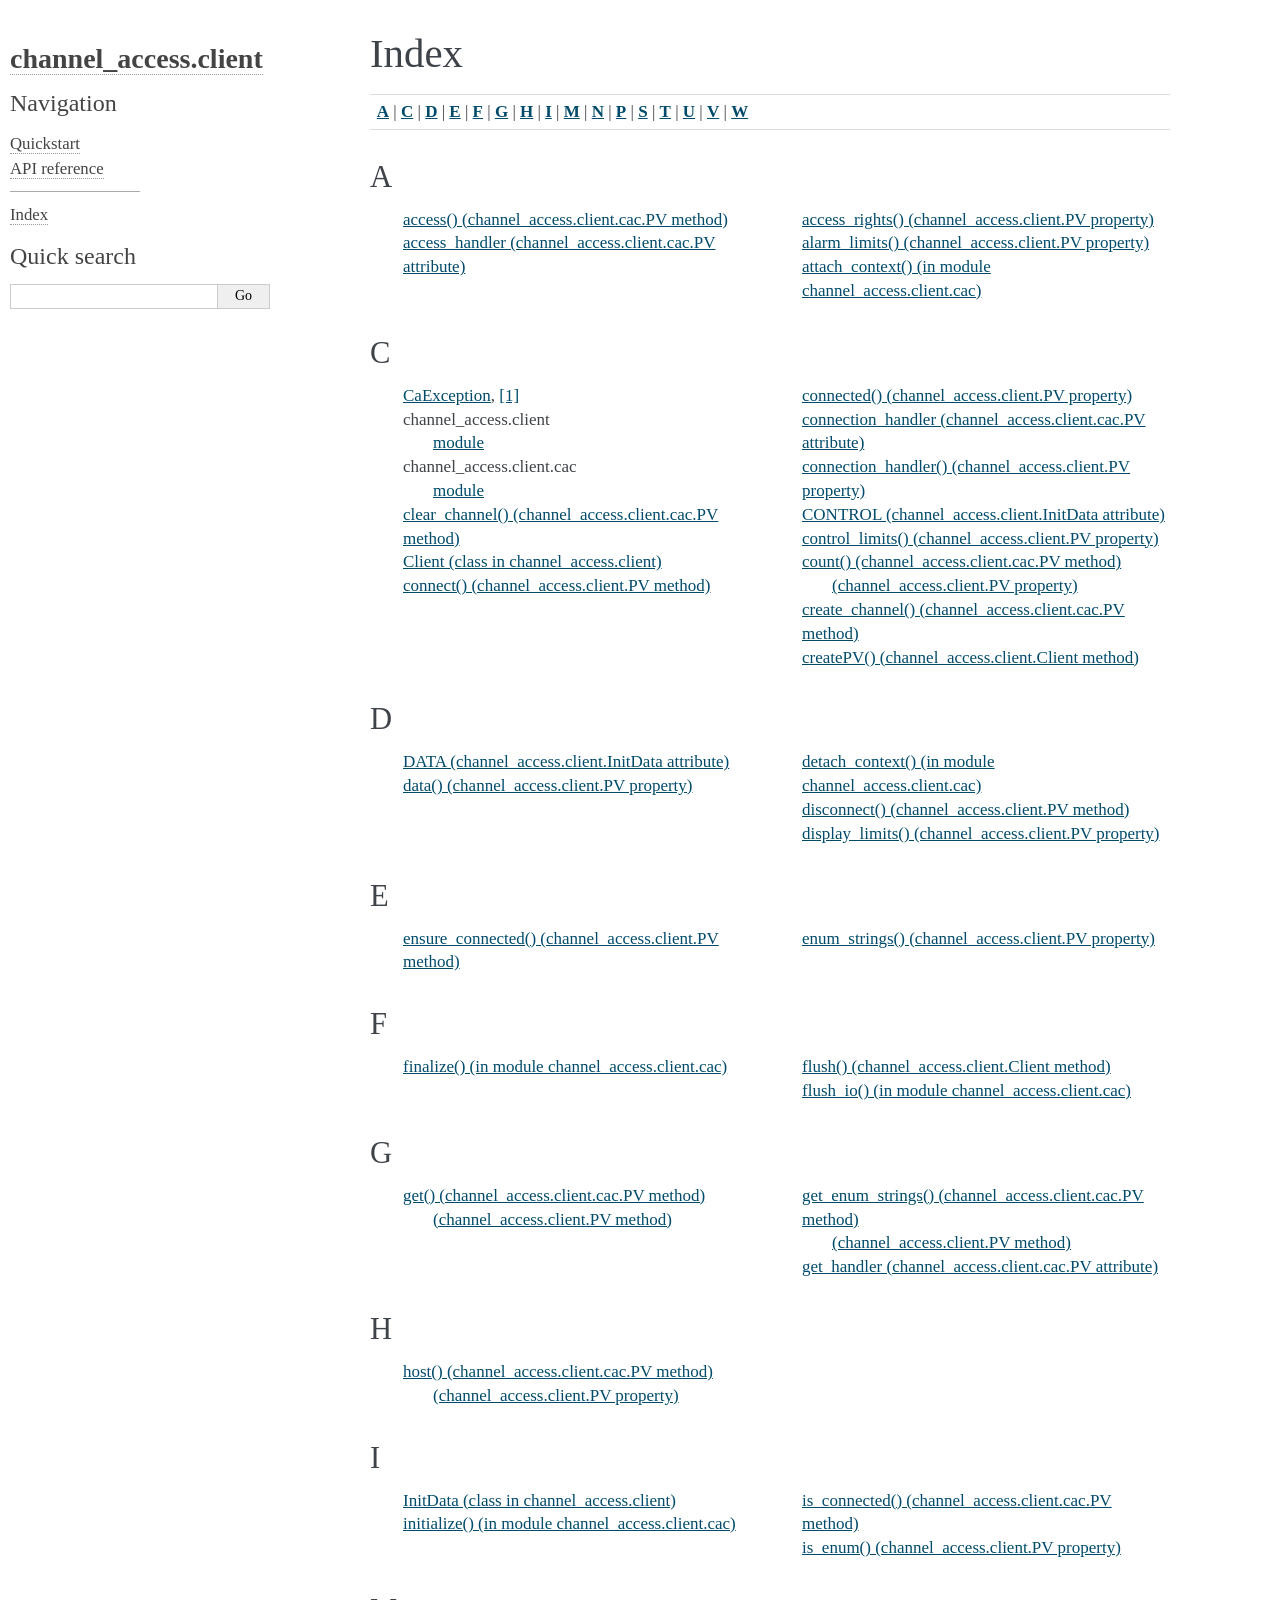
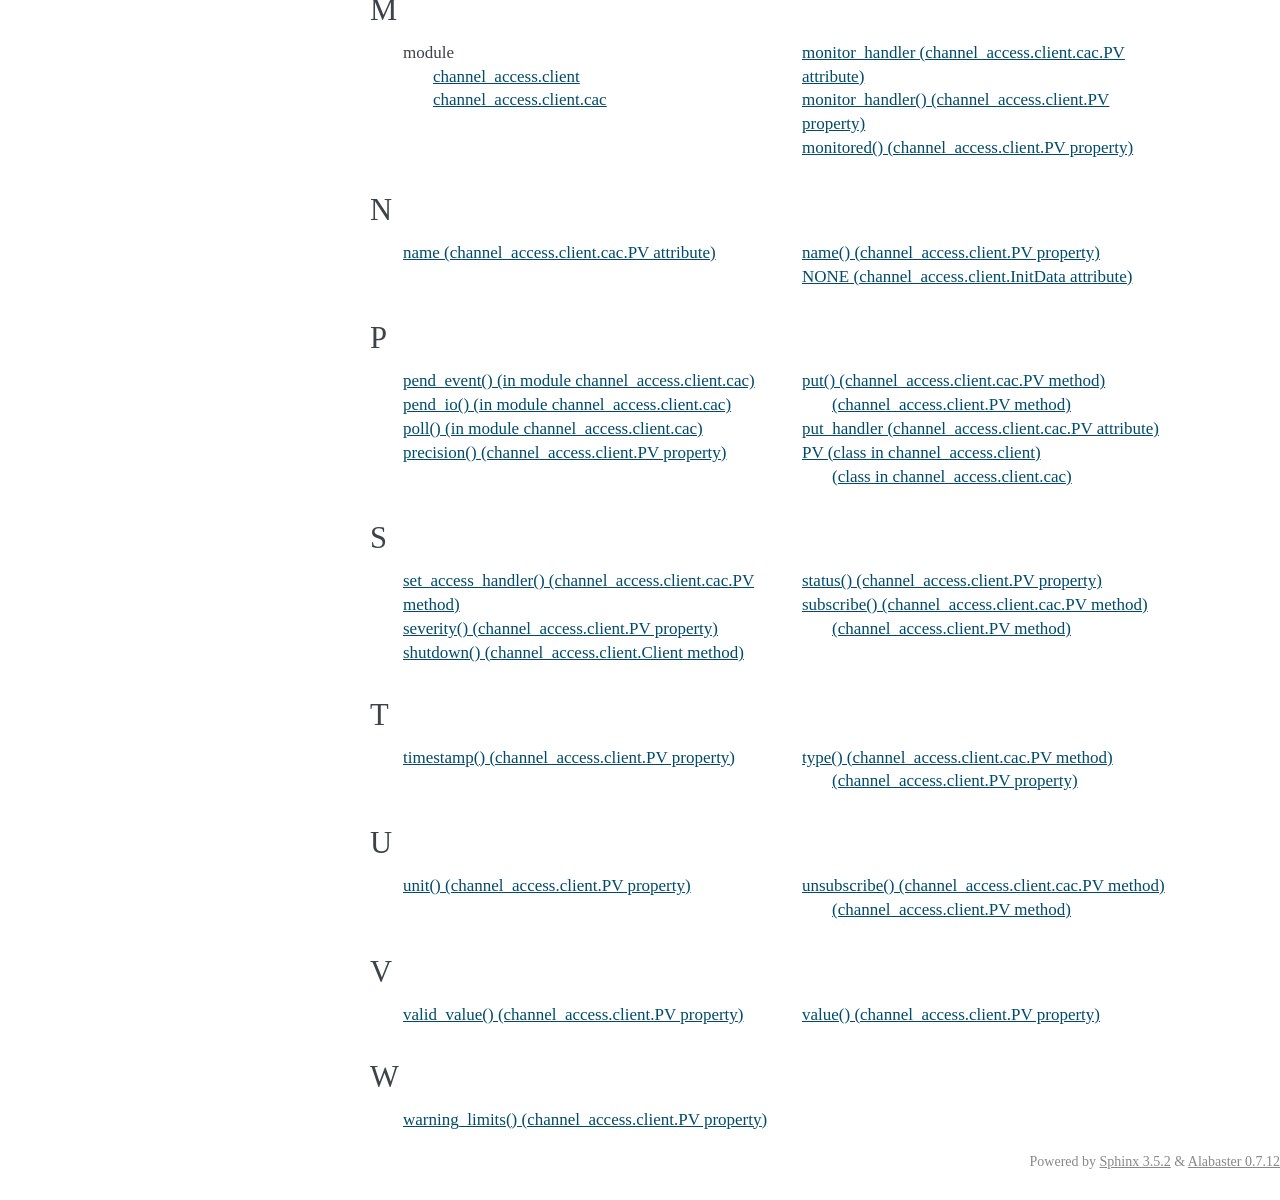
<file: genindex.html>
<!DOCTYPE html>

<html>
  <head>
    <meta charset="utf-8" />
    <meta name="viewport" content="width=device-width, initial-scale=1.0" />
    <title>Index &#8212; channel_access.client 0.1.1.dev9+gb80caf1 documentation</title>
    <link rel="stylesheet" href="_static/pygments.css" type="text/css" />
    <link rel="stylesheet" href="_static/alabaster.css" type="text/css" />
    <script id="documentation_options" data-url_root="./" src="_static/documentation_options.js"></script>
    <script src="_static/jquery.js"></script>
    <script src="_static/underscore.js"></script>
    <script src="_static/doctools.js"></script>
    <link rel="index" title="Index" href="#" />
    <link rel="search" title="Search" href="search.html" />
   
  <link rel="stylesheet" href="_static/custom.css" type="text/css" />
  
  
  <meta name="viewport" content="width=device-width, initial-scale=0.9, maximum-scale=0.9" />

  </head><body>
  

    <div class="document">
      <div class="documentwrapper">
        <div class="bodywrapper">
          

          <div class="body" role="main">
            

<h1 id="index">Index</h1>

<div class="genindex-jumpbox">
 <a href="#A"><strong>A</strong></a>
 | <a href="#C"><strong>C</strong></a>
 | <a href="#D"><strong>D</strong></a>
 | <a href="#E"><strong>E</strong></a>
 | <a href="#F"><strong>F</strong></a>
 | <a href="#G"><strong>G</strong></a>
 | <a href="#H"><strong>H</strong></a>
 | <a href="#I"><strong>I</strong></a>
 | <a href="#M"><strong>M</strong></a>
 | <a href="#N"><strong>N</strong></a>
 | <a href="#P"><strong>P</strong></a>
 | <a href="#S"><strong>S</strong></a>
 | <a href="#T"><strong>T</strong></a>
 | <a href="#U"><strong>U</strong></a>
 | <a href="#V"><strong>V</strong></a>
 | <a href="#W"><strong>W</strong></a>
 
</div>
<h2 id="A">A</h2>
<table style="width: 100%" class="indextable genindextable"><tr>
  <td style="width: 33%; vertical-align: top;"><ul>
      <li><a href="client.cac.html#channel_access.client.cac.PV.access">access() (channel_access.client.cac.PV method)</a>
</li>
      <li><a href="client.cac.html#channel_access.client.cac.PV.access_handler">access_handler (channel_access.client.cac.PV attribute)</a>
</li>
  </ul></td>
  <td style="width: 33%; vertical-align: top;"><ul>
      <li><a href="client.html#channel_access.client.PV.access_rights">access_rights() (channel_access.client.PV property)</a>
</li>
      <li><a href="client.html#channel_access.client.PV.alarm_limits">alarm_limits() (channel_access.client.PV property)</a>
</li>
      <li><a href="client.cac.html#channel_access.client.cac.attach_context">attach_context() (in module channel_access.client.cac)</a>
</li>
  </ul></td>
</tr></table>

<h2 id="C">C</h2>
<table style="width: 100%" class="indextable genindextable"><tr>
  <td style="width: 33%; vertical-align: top;"><ul>
      <li><a href="client.cac.html#channel_access.client.cac.CaException">CaException</a>, <a href="client.html#channel_access.client.CaException">[1]</a>
</li>
      <li>
    channel_access.client

      <ul>
        <li><a href="client.html#module-channel_access.client">module</a>
</li>
      </ul></li>
      <li>
    channel_access.client.cac

      <ul>
        <li><a href="client.cac.html#module-channel_access.client.cac">module</a>
</li>
      </ul></li>
      <li><a href="client.cac.html#channel_access.client.cac.PV.clear_channel">clear_channel() (channel_access.client.cac.PV method)</a>
</li>
      <li><a href="client.html#channel_access.client.Client">Client (class in channel_access.client)</a>
</li>
      <li><a href="client.html#channel_access.client.PV.connect">connect() (channel_access.client.PV method)</a>
</li>
  </ul></td>
  <td style="width: 33%; vertical-align: top;"><ul>
      <li><a href="client.html#channel_access.client.PV.connected">connected() (channel_access.client.PV property)</a>
</li>
      <li><a href="client.cac.html#channel_access.client.cac.PV.connection_handler">connection_handler (channel_access.client.cac.PV attribute)</a>
</li>
      <li><a href="client.html#channel_access.client.PV.connection_handler">connection_handler() (channel_access.client.PV property)</a>
</li>
      <li><a href="client.html#channel_access.client.InitData.CONTROL">CONTROL (channel_access.client.InitData attribute)</a>
</li>
      <li><a href="client.html#channel_access.client.PV.control_limits">control_limits() (channel_access.client.PV property)</a>
</li>
      <li><a href="client.cac.html#channel_access.client.cac.PV.count">count() (channel_access.client.cac.PV method)</a>

      <ul>
        <li><a href="client.html#channel_access.client.PV.count">(channel_access.client.PV property)</a>
</li>
      </ul></li>
      <li><a href="client.cac.html#channel_access.client.cac.PV.create_channel">create_channel() (channel_access.client.cac.PV method)</a>
</li>
      <li><a href="client.html#channel_access.client.Client.createPV">createPV() (channel_access.client.Client method)</a>
</li>
  </ul></td>
</tr></table>

<h2 id="D">D</h2>
<table style="width: 100%" class="indextable genindextable"><tr>
  <td style="width: 33%; vertical-align: top;"><ul>
      <li><a href="client.html#channel_access.client.InitData.DATA">DATA (channel_access.client.InitData attribute)</a>
</li>
      <li><a href="client.html#channel_access.client.PV.data">data() (channel_access.client.PV property)</a>
</li>
  </ul></td>
  <td style="width: 33%; vertical-align: top;"><ul>
      <li><a href="client.cac.html#channel_access.client.cac.detach_context">detach_context() (in module channel_access.client.cac)</a>
</li>
      <li><a href="client.html#channel_access.client.PV.disconnect">disconnect() (channel_access.client.PV method)</a>
</li>
      <li><a href="client.html#channel_access.client.PV.display_limits">display_limits() (channel_access.client.PV property)</a>
</li>
  </ul></td>
</tr></table>

<h2 id="E">E</h2>
<table style="width: 100%" class="indextable genindextable"><tr>
  <td style="width: 33%; vertical-align: top;"><ul>
      <li><a href="client.html#channel_access.client.PV.ensure_connected">ensure_connected() (channel_access.client.PV method)</a>
</li>
  </ul></td>
  <td style="width: 33%; vertical-align: top;"><ul>
      <li><a href="client.html#channel_access.client.PV.enum_strings">enum_strings() (channel_access.client.PV property)</a>
</li>
  </ul></td>
</tr></table>

<h2 id="F">F</h2>
<table style="width: 100%" class="indextable genindextable"><tr>
  <td style="width: 33%; vertical-align: top;"><ul>
      <li><a href="client.cac.html#channel_access.client.cac.finalize">finalize() (in module channel_access.client.cac)</a>
</li>
  </ul></td>
  <td style="width: 33%; vertical-align: top;"><ul>
      <li><a href="client.html#channel_access.client.Client.flush">flush() (channel_access.client.Client method)</a>
</li>
      <li><a href="client.cac.html#channel_access.client.cac.flush_io">flush_io() (in module channel_access.client.cac)</a>
</li>
  </ul></td>
</tr></table>

<h2 id="G">G</h2>
<table style="width: 100%" class="indextable genindextable"><tr>
  <td style="width: 33%; vertical-align: top;"><ul>
      <li><a href="client.cac.html#channel_access.client.cac.PV.get">get() (channel_access.client.cac.PV method)</a>

      <ul>
        <li><a href="client.html#channel_access.client.PV.get">(channel_access.client.PV method)</a>
</li>
      </ul></li>
  </ul></td>
  <td style="width: 33%; vertical-align: top;"><ul>
      <li><a href="client.cac.html#channel_access.client.cac.PV.get_enum_strings">get_enum_strings() (channel_access.client.cac.PV method)</a>

      <ul>
        <li><a href="client.html#channel_access.client.PV.get_enum_strings">(channel_access.client.PV method)</a>
</li>
      </ul></li>
      <li><a href="client.cac.html#channel_access.client.cac.PV.get_handler">get_handler (channel_access.client.cac.PV attribute)</a>
</li>
  </ul></td>
</tr></table>

<h2 id="H">H</h2>
<table style="width: 100%" class="indextable genindextable"><tr>
  <td style="width: 33%; vertical-align: top;"><ul>
      <li><a href="client.cac.html#channel_access.client.cac.PV.host">host() (channel_access.client.cac.PV method)</a>

      <ul>
        <li><a href="client.html#channel_access.client.PV.host">(channel_access.client.PV property)</a>
</li>
      </ul></li>
  </ul></td>
</tr></table>

<h2 id="I">I</h2>
<table style="width: 100%" class="indextable genindextable"><tr>
  <td style="width: 33%; vertical-align: top;"><ul>
      <li><a href="client.html#channel_access.client.InitData">InitData (class in channel_access.client)</a>
</li>
      <li><a href="client.cac.html#channel_access.client.cac.initialize">initialize() (in module channel_access.client.cac)</a>
</li>
  </ul></td>
  <td style="width: 33%; vertical-align: top;"><ul>
      <li><a href="client.cac.html#channel_access.client.cac.PV.is_connected">is_connected() (channel_access.client.cac.PV method)</a>
</li>
      <li><a href="client.html#channel_access.client.PV.is_enum">is_enum() (channel_access.client.PV property)</a>
</li>
  </ul></td>
</tr></table>

<h2 id="M">M</h2>
<table style="width: 100%" class="indextable genindextable"><tr>
  <td style="width: 33%; vertical-align: top;"><ul>
      <li>
    module

      <ul>
        <li><a href="client.html#module-channel_access.client">channel_access.client</a>
</li>
        <li><a href="client.cac.html#module-channel_access.client.cac">channel_access.client.cac</a>
</li>
      </ul></li>
  </ul></td>
  <td style="width: 33%; vertical-align: top;"><ul>
      <li><a href="client.cac.html#channel_access.client.cac.PV.monitor_handler">monitor_handler (channel_access.client.cac.PV attribute)</a>
</li>
      <li><a href="client.html#channel_access.client.PV.monitor_handler">monitor_handler() (channel_access.client.PV property)</a>
</li>
      <li><a href="client.html#channel_access.client.PV.monitored">monitored() (channel_access.client.PV property)</a>
</li>
  </ul></td>
</tr></table>

<h2 id="N">N</h2>
<table style="width: 100%" class="indextable genindextable"><tr>
  <td style="width: 33%; vertical-align: top;"><ul>
      <li><a href="client.cac.html#channel_access.client.cac.PV.name">name (channel_access.client.cac.PV attribute)</a>
</li>
  </ul></td>
  <td style="width: 33%; vertical-align: top;"><ul>
      <li><a href="client.html#channel_access.client.PV.name">name() (channel_access.client.PV property)</a>
</li>
      <li><a href="client.html#channel_access.client.InitData.NONE">NONE (channel_access.client.InitData attribute)</a>
</li>
  </ul></td>
</tr></table>

<h2 id="P">P</h2>
<table style="width: 100%" class="indextable genindextable"><tr>
  <td style="width: 33%; vertical-align: top;"><ul>
      <li><a href="client.cac.html#channel_access.client.cac.pend_event">pend_event() (in module channel_access.client.cac)</a>
</li>
      <li><a href="client.cac.html#channel_access.client.cac.pend_io">pend_io() (in module channel_access.client.cac)</a>
</li>
      <li><a href="client.cac.html#channel_access.client.cac.poll">poll() (in module channel_access.client.cac)</a>
</li>
      <li><a href="client.html#channel_access.client.PV.precision">precision() (channel_access.client.PV property)</a>
</li>
  </ul></td>
  <td style="width: 33%; vertical-align: top;"><ul>
      <li><a href="client.cac.html#channel_access.client.cac.PV.put">put() (channel_access.client.cac.PV method)</a>

      <ul>
        <li><a href="client.html#channel_access.client.PV.put">(channel_access.client.PV method)</a>
</li>
      </ul></li>
      <li><a href="client.cac.html#channel_access.client.cac.PV.put_handler">put_handler (channel_access.client.cac.PV attribute)</a>
</li>
      <li><a href="client.html#channel_access.client.PV">PV (class in channel_access.client)</a>

      <ul>
        <li><a href="client.cac.html#channel_access.client.cac.PV">(class in channel_access.client.cac)</a>
</li>
      </ul></li>
  </ul></td>
</tr></table>

<h2 id="S">S</h2>
<table style="width: 100%" class="indextable genindextable"><tr>
  <td style="width: 33%; vertical-align: top;"><ul>
      <li><a href="client.cac.html#channel_access.client.cac.PV.set_access_handler">set_access_handler() (channel_access.client.cac.PV method)</a>
</li>
      <li><a href="client.html#channel_access.client.PV.severity">severity() (channel_access.client.PV property)</a>
</li>
      <li><a href="client.html#channel_access.client.Client.shutdown">shutdown() (channel_access.client.Client method)</a>
</li>
  </ul></td>
  <td style="width: 33%; vertical-align: top;"><ul>
      <li><a href="client.html#channel_access.client.PV.status">status() (channel_access.client.PV property)</a>
</li>
      <li><a href="client.cac.html#channel_access.client.cac.PV.subscribe">subscribe() (channel_access.client.cac.PV method)</a>

      <ul>
        <li><a href="client.html#channel_access.client.PV.subscribe">(channel_access.client.PV method)</a>
</li>
      </ul></li>
  </ul></td>
</tr></table>

<h2 id="T">T</h2>
<table style="width: 100%" class="indextable genindextable"><tr>
  <td style="width: 33%; vertical-align: top;"><ul>
      <li><a href="client.html#channel_access.client.PV.timestamp">timestamp() (channel_access.client.PV property)</a>
</li>
  </ul></td>
  <td style="width: 33%; vertical-align: top;"><ul>
      <li><a href="client.cac.html#channel_access.client.cac.PV.type">type() (channel_access.client.cac.PV method)</a>

      <ul>
        <li><a href="client.html#channel_access.client.PV.type">(channel_access.client.PV property)</a>
</li>
      </ul></li>
  </ul></td>
</tr></table>

<h2 id="U">U</h2>
<table style="width: 100%" class="indextable genindextable"><tr>
  <td style="width: 33%; vertical-align: top;"><ul>
      <li><a href="client.html#channel_access.client.PV.unit">unit() (channel_access.client.PV property)</a>
</li>
  </ul></td>
  <td style="width: 33%; vertical-align: top;"><ul>
      <li><a href="client.cac.html#channel_access.client.cac.PV.unsubscribe">unsubscribe() (channel_access.client.cac.PV method)</a>

      <ul>
        <li><a href="client.html#channel_access.client.PV.unsubscribe">(channel_access.client.PV method)</a>
</li>
      </ul></li>
  </ul></td>
</tr></table>

<h2 id="V">V</h2>
<table style="width: 100%" class="indextable genindextable"><tr>
  <td style="width: 33%; vertical-align: top;"><ul>
      <li><a href="client.html#channel_access.client.PV.valid_value">valid_value() (channel_access.client.PV property)</a>
</li>
  </ul></td>
  <td style="width: 33%; vertical-align: top;"><ul>
      <li><a href="client.html#channel_access.client.PV.value">value() (channel_access.client.PV property)</a>
</li>
  </ul></td>
</tr></table>

<h2 id="W">W</h2>
<table style="width: 100%" class="indextable genindextable"><tr>
  <td style="width: 33%; vertical-align: top;"><ul>
      <li><a href="client.html#channel_access.client.PV.warning_limits">warning_limits() (channel_access.client.PV property)</a>
</li>
  </ul></td>
</tr></table>



          </div>
          
        </div>
      </div>
      <div class="sphinxsidebar" role="navigation" aria-label="main navigation">
        <div class="sphinxsidebarwrapper">
<h1 class="logo"><a href="index.html">channel_access.client</a></h1>








<h3>Navigation</h3>
<ul>
<li class="toctree-l1"><a class="reference internal" href="quickstart.html">Quickstart</a></li>
<li class="toctree-l1"><a class="reference internal" href="api.html">API reference</a></li>
</ul>


<hr />
<ul>
    
    <li class="toctree-l1"><a href="genindex.html">Index</a></li>
    
</ul>
<div class="relations">
<h3>Related Topics</h3>
<ul>
  <li><a href="index.html">Documentation overview</a><ul>
  </ul></li>
</ul>
</div>
<div id="searchbox" style="display: none" role="search">
  <h3 id="searchlabel">Quick search</h3>
    <div class="searchformwrapper">
    <form class="search" action="search.html" method="get">
      <input type="text" name="q" aria-labelledby="searchlabel" />
      <input type="submit" value="Go" />
    </form>
    </div>
</div>
<script>$('#searchbox').show(0);</script>








        </div>
      </div>
      <div class="clearer"></div>
    </div>
    <div class="footer">
      
      
      
      Powered by <a href="http://sphinx-doc.org/">Sphinx 3.5.2</a>
      &amp; <a href="https://github.com/bitprophet/alabaster">Alabaster 0.7.12</a>
      
    </div>

    

    
  </body>
</html>
</file>
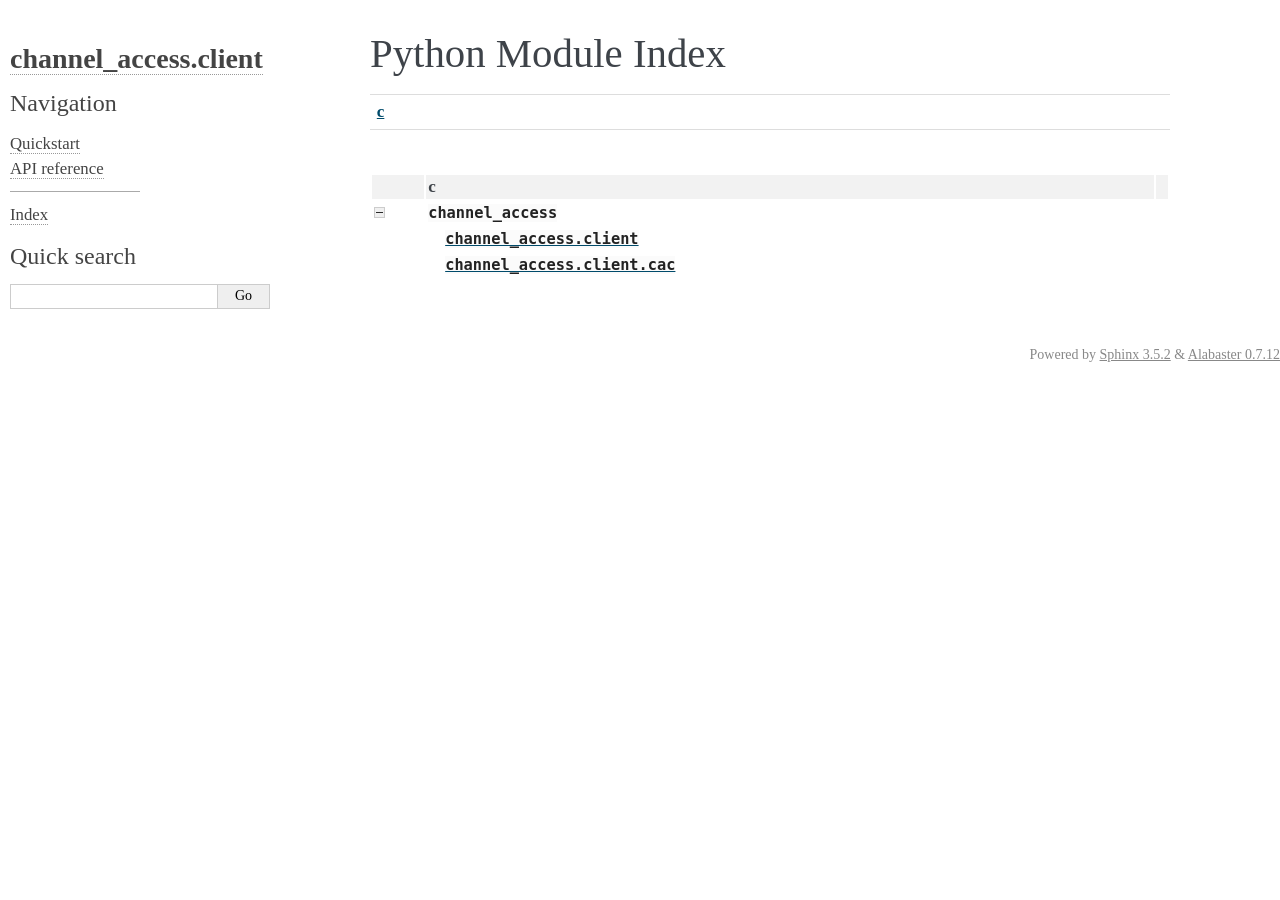
<file: py-modindex.html>
<!DOCTYPE html>

<html>
  <head>
    <meta charset="utf-8" />
    <meta name="viewport" content="width=device-width, initial-scale=1.0" />
    <title>Python Module Index &#8212; channel_access.client 0.1.1.dev9+gb80caf1 documentation</title>
    <link rel="stylesheet" href="_static/pygments.css" type="text/css" />
    <link rel="stylesheet" href="_static/alabaster.css" type="text/css" />
    <script id="documentation_options" data-url_root="./" src="_static/documentation_options.js"></script>
    <script src="_static/jquery.js"></script>
    <script src="_static/underscore.js"></script>
    <script src="_static/doctools.js"></script>
    <link rel="index" title="Index" href="genindex.html" />
    <link rel="search" title="Search" href="search.html" />

   
  <link rel="stylesheet" href="_static/custom.css" type="text/css" />
  
  
  <meta name="viewport" content="width=device-width, initial-scale=0.9, maximum-scale=0.9" />



  </head><body>
  

    <div class="document">
      <div class="documentwrapper">
        <div class="bodywrapper">
          

          <div class="body" role="main">
            

   <h1>Python Module Index</h1>

   <div class="modindex-jumpbox">
   <a href="#cap-c"><strong>c</strong></a>
   </div>

   <table class="indextable modindextable">
     <tr class="pcap"><td></td><td>&#160;</td><td></td></tr>
     <tr class="cap" id="cap-c"><td></td><td>
       <strong>c</strong></td><td></td></tr>
     <tr>
       <td><img src="_static/minus.png" class="toggler"
              id="toggle-1" style="display: none" alt="-" /></td>
       <td>
       <code class="xref">channel_access</code></td><td>
       <em></em></td></tr>
     <tr class="cg-1">
       <td></td>
       <td>&#160;&#160;&#160;
       <a href="client.html#module-channel_access.client"><code class="xref">channel_access.client</code></a></td><td>
       <em></em></td></tr>
     <tr class="cg-1">
       <td></td>
       <td>&#160;&#160;&#160;
       <a href="client.cac.html#module-channel_access.client.cac"><code class="xref">channel_access.client.cac</code></a></td><td>
       <em></em></td></tr>
   </table>


          </div>
          
        </div>
      </div>
      <div class="sphinxsidebar" role="navigation" aria-label="main navigation">
        <div class="sphinxsidebarwrapper">
<h1 class="logo"><a href="index.html">channel_access.client</a></h1>








<h3>Navigation</h3>
<ul>
<li class="toctree-l1"><a class="reference internal" href="quickstart.html">Quickstart</a></li>
<li class="toctree-l1"><a class="reference internal" href="api.html">API reference</a></li>
</ul>


<hr />
<ul>
    
    <li class="toctree-l1"><a href="genindex.html">Index</a></li>
    
</ul>
<div class="relations">
<h3>Related Topics</h3>
<ul>
  <li><a href="index.html">Documentation overview</a><ul>
  </ul></li>
</ul>
</div>
<div id="searchbox" style="display: none" role="search">
  <h3 id="searchlabel">Quick search</h3>
    <div class="searchformwrapper">
    <form class="search" action="search.html" method="get">
      <input type="text" name="q" aria-labelledby="searchlabel" />
      <input type="submit" value="Go" />
    </form>
    </div>
</div>
<script>$('#searchbox').show(0);</script>








        </div>
      </div>
      <div class="clearer"></div>
    </div>
    <div class="footer">
      
      
      
      Powered by <a href="http://sphinx-doc.org/">Sphinx 3.5.2</a>
      &amp; <a href="https://github.com/bitprophet/alabaster">Alabaster 0.7.12</a>
      
    </div>

    

    
  </body>
</html>
</file>
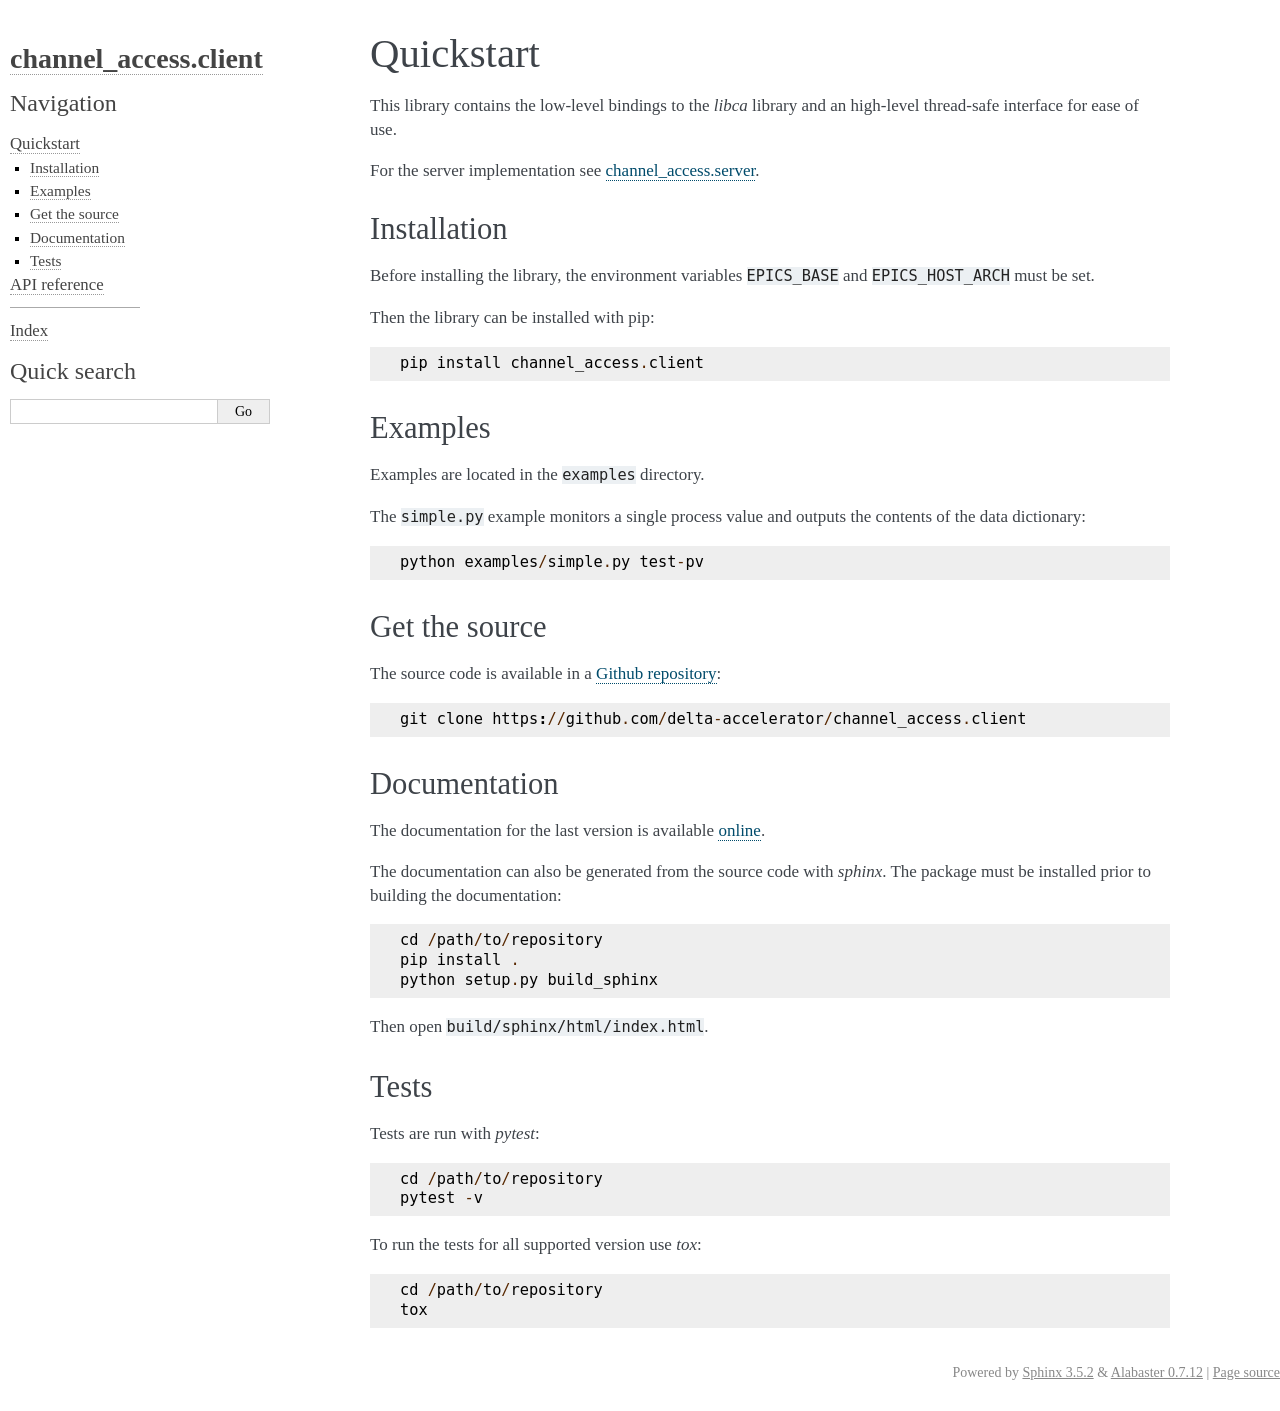
<file: quickstart.html>
<!DOCTYPE html>

<html>
  <head>
    <meta charset="utf-8" />
    <meta name="viewport" content="width=device-width, initial-scale=1.0" />
    <title>Quickstart &#8212; channel_access.client 0.1.1.dev9+gb80caf1 documentation</title>
    <link rel="stylesheet" href="_static/pygments.css" type="text/css" />
    <link rel="stylesheet" href="_static/alabaster.css" type="text/css" />
    <script id="documentation_options" data-url_root="./" src="_static/documentation_options.js"></script>
    <script src="_static/jquery.js"></script>
    <script src="_static/underscore.js"></script>
    <script src="_static/doctools.js"></script>
    <link rel="index" title="Index" href="genindex.html" />
    <link rel="search" title="Search" href="search.html" />
    <link rel="next" title="API reference" href="api.html" />
    <link rel="prev" title="Documentation" href="index.html" />
   
  <link rel="stylesheet" href="_static/custom.css" type="text/css" />
  
  
  <meta name="viewport" content="width=device-width, initial-scale=0.9, maximum-scale=0.9" />

  </head><body>
  

    <div class="document">
      <div class="documentwrapper">
        <div class="bodywrapper">
          

          <div class="body" role="main">
            
  <div class="section" id="quickstart">
<h1>Quickstart<a class="headerlink" href="#quickstart" title="Permalink to this headline">¶</a></h1>
<p>This library contains the low-level bindings to the <em>libca</em> library and an
high-level thread-safe interface for ease of use.</p>
<p>For the server implementation see <a class="reference external" href="https://pypi.org/project/channel_access.server">channel_access.server</a>.</p>
<div class="section" id="installation">
<h2>Installation<a class="headerlink" href="#installation" title="Permalink to this headline">¶</a></h2>
<p>Before installing the library, the environment variables <code class="docutils literal notranslate"><span class="pre">EPICS_BASE</span></code>
and <code class="docutils literal notranslate"><span class="pre">EPICS_HOST_ARCH</span></code> must be set.</p>
<p>Then the library can be installed with pip:</p>
<div class="highlight-default notranslate"><div class="highlight"><pre><span></span><span class="n">pip</span> <span class="n">install</span> <span class="n">channel_access</span><span class="o">.</span><span class="n">client</span>
</pre></div>
</div>
</div>
<div class="section" id="examples">
<h2>Examples<a class="headerlink" href="#examples" title="Permalink to this headline">¶</a></h2>
<p>Examples are located in the <code class="docutils literal notranslate"><span class="pre">examples</span></code> directory.</p>
<p>The <code class="docutils literal notranslate"><span class="pre">simple.py</span></code> example monitors a single process value and outputs the
contents of the data dictionary:</p>
<div class="highlight-default notranslate"><div class="highlight"><pre><span></span><span class="n">python</span> <span class="n">examples</span><span class="o">/</span><span class="n">simple</span><span class="o">.</span><span class="n">py</span> <span class="n">test</span><span class="o">-</span><span class="n">pv</span>
</pre></div>
</div>
</div>
<div class="section" id="get-the-source">
<h2>Get the source<a class="headerlink" href="#get-the-source" title="Permalink to this headline">¶</a></h2>
<p>The source code is available in a <a class="reference external" href="https://github.com/delta-accelerator/channel_access.client">Github repository</a>:</p>
<div class="highlight-default notranslate"><div class="highlight"><pre><span></span><span class="n">git</span> <span class="n">clone</span> <span class="n">https</span><span class="p">:</span><span class="o">//</span><span class="n">github</span><span class="o">.</span><span class="n">com</span><span class="o">/</span><span class="n">delta</span><span class="o">-</span><span class="n">accelerator</span><span class="o">/</span><span class="n">channel_access</span><span class="o">.</span><span class="n">client</span>
</pre></div>
</div>
</div>
<div class="section" id="documentation">
<h2>Documentation<a class="headerlink" href="#documentation" title="Permalink to this headline">¶</a></h2>
<p>The documentation for the last version is available <a class="reference external" href="https://delta-accelerator.github.io/channel_access.client">online</a>.</p>
<p>The documentation can also be generated from the source code with <em>sphinx</em>.
The package must be installed prior to building the documentation:</p>
<div class="highlight-default notranslate"><div class="highlight"><pre><span></span><span class="n">cd</span> <span class="o">/</span><span class="n">path</span><span class="o">/</span><span class="n">to</span><span class="o">/</span><span class="n">repository</span>
<span class="n">pip</span> <span class="n">install</span> <span class="o">.</span>
<span class="n">python</span> <span class="n">setup</span><span class="o">.</span><span class="n">py</span> <span class="n">build_sphinx</span>
</pre></div>
</div>
<p>Then open <code class="docutils literal notranslate"><span class="pre">build/sphinx/html/index.html</span></code>.</p>
</div>
<div class="section" id="tests">
<h2>Tests<a class="headerlink" href="#tests" title="Permalink to this headline">¶</a></h2>
<p>Tests are run with <em>pytest</em>:</p>
<div class="highlight-default notranslate"><div class="highlight"><pre><span></span><span class="n">cd</span> <span class="o">/</span><span class="n">path</span><span class="o">/</span><span class="n">to</span><span class="o">/</span><span class="n">repository</span>
<span class="n">pytest</span> <span class="o">-</span><span class="n">v</span>
</pre></div>
</div>
<p>To run the tests for all supported version use <em>tox</em>:</p>
<div class="highlight-default notranslate"><div class="highlight"><pre><span></span><span class="n">cd</span> <span class="o">/</span><span class="n">path</span><span class="o">/</span><span class="n">to</span><span class="o">/</span><span class="n">repository</span>
<span class="n">tox</span>
</pre></div>
</div>
</div>
</div>


          </div>
          
        </div>
      </div>
      <div class="sphinxsidebar" role="navigation" aria-label="main navigation">
        <div class="sphinxsidebarwrapper">
<h1 class="logo"><a href="index.html">channel_access.client</a></h1>








<h3>Navigation</h3>
<ul class="current">
<li class="toctree-l1 current"><a class="current reference internal" href="#">Quickstart</a><ul>
<li class="toctree-l2"><a class="reference internal" href="#installation">Installation</a></li>
<li class="toctree-l2"><a class="reference internal" href="#examples">Examples</a></li>
<li class="toctree-l2"><a class="reference internal" href="#get-the-source">Get the source</a></li>
<li class="toctree-l2"><a class="reference internal" href="#documentation">Documentation</a></li>
<li class="toctree-l2"><a class="reference internal" href="#tests">Tests</a></li>
</ul>
</li>
<li class="toctree-l1"><a class="reference internal" href="api.html">API reference</a></li>
</ul>


<hr />
<ul>
    
    <li class="toctree-l1"><a href="genindex.html">Index</a></li>
    
</ul>
<div class="relations">
<h3>Related Topics</h3>
<ul>
  <li><a href="index.html">Documentation overview</a><ul>
      <li>Previous: <a href="index.html" title="previous chapter">Documentation</a></li>
      <li>Next: <a href="api.html" title="next chapter">API reference</a></li>
  </ul></li>
</ul>
</div>
<div id="searchbox" style="display: none" role="search">
  <h3 id="searchlabel">Quick search</h3>
    <div class="searchformwrapper">
    <form class="search" action="search.html" method="get">
      <input type="text" name="q" aria-labelledby="searchlabel" />
      <input type="submit" value="Go" />
    </form>
    </div>
</div>
<script>$('#searchbox').show(0);</script>








        </div>
      </div>
      <div class="clearer"></div>
    </div>
    <div class="footer">
      
      
      
      Powered by <a href="http://sphinx-doc.org/">Sphinx 3.5.2</a>
      &amp; <a href="https://github.com/bitprophet/alabaster">Alabaster 0.7.12</a>
      
      |
      <a href="_sources/quickstart.rst.txt"
          rel="nofollow">Page source</a>
    </div>

    

    
  </body>
</html>
</file>
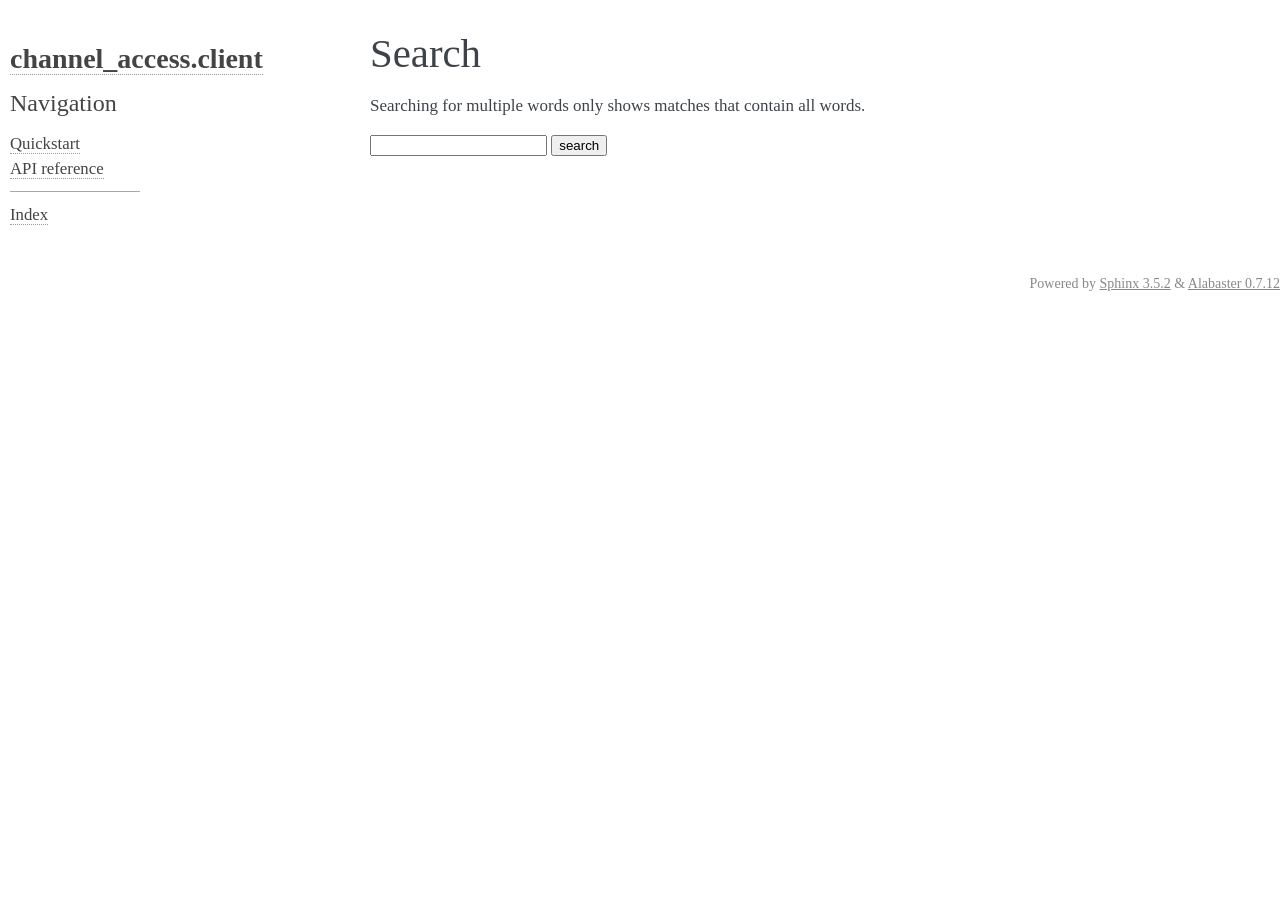
<file: search.html>
<!DOCTYPE html>

<html>
  <head>
    <meta charset="utf-8" />
    <meta name="viewport" content="width=device-width, initial-scale=1.0" />
    <title>Search &#8212; channel_access.client 0.1.1.dev9+gb80caf1 documentation</title>
    <link rel="stylesheet" href="_static/pygments.css" type="text/css" />
    <link rel="stylesheet" href="_static/alabaster.css" type="text/css" />
    
    <script id="documentation_options" data-url_root="./" src="_static/documentation_options.js"></script>
    <script src="_static/jquery.js"></script>
    <script src="_static/underscore.js"></script>
    <script src="_static/doctools.js"></script>
    <script src="_static/searchtools.js"></script>
    <script src="_static/language_data.js"></script>
    <link rel="index" title="Index" href="genindex.html" />
    <link rel="search" title="Search" href="#" />
  <script src="searchindex.js" defer></script>
  
   
  <link rel="stylesheet" href="_static/custom.css" type="text/css" />
  
  
  <meta name="viewport" content="width=device-width, initial-scale=0.9, maximum-scale=0.9" />


  </head><body>
  

    <div class="document">
      <div class="documentwrapper">
        <div class="bodywrapper">
          

          <div class="body" role="main">
            
  <h1 id="search-documentation">Search</h1>
  <div id="fallback" class="admonition warning">
  <script>$('#fallback').hide();</script>
  <p>
    Please activate JavaScript to enable the search
    functionality.
  </p>
  </div>
  <p>
    Searching for multiple words only shows matches that contain
    all words.
  </p>
  <form action="" method="get">
    <input type="text" name="q" aria-labelledby="search-documentation" value="" />
    <input type="submit" value="search" />
    <span id="search-progress" style="padding-left: 10px"></span>
  </form>
  
  <div id="search-results">
  
  </div>

          </div>
          
        </div>
      </div>
      <div class="sphinxsidebar" role="navigation" aria-label="main navigation">
        <div class="sphinxsidebarwrapper">
<h1 class="logo"><a href="index.html">channel_access.client</a></h1>








<h3>Navigation</h3>
<ul>
<li class="toctree-l1"><a class="reference internal" href="quickstart.html">Quickstart</a></li>
<li class="toctree-l1"><a class="reference internal" href="api.html">API reference</a></li>
</ul>


<hr />
<ul>
    
    <li class="toctree-l1"><a href="genindex.html">Index</a></li>
    
</ul>
<div class="relations">
<h3>Related Topics</h3>
<ul>
  <li><a href="index.html">Documentation overview</a><ul>
  </ul></li>
</ul>
</div>








        </div>
      </div>
      <div class="clearer"></div>
    </div>
    <div class="footer">
      
      
      
      Powered by <a href="http://sphinx-doc.org/">Sphinx 3.5.2</a>
      &amp; <a href="https://github.com/bitprophet/alabaster">Alabaster 0.7.12</a>
      
    </div>

    

    
  </body>
</html>
</file>
<file: _static/pygments.css>
pre { line-height: 125%; }
td.linenos .normal { color: inherit; background-color: transparent; padding-left: 5px; padding-right: 5px; }
span.linenos { color: inherit; background-color: transparent; padding-left: 5px; padding-right: 5px; }
td.linenos .special { color: #000000; background-color: #ffffc0; padding-left: 5px; padding-right: 5px; }
span.linenos.special { color: #000000; background-color: #ffffc0; padding-left: 5px; padding-right: 5px; }
.highlight .hll { background-color: #ffffcc }
.highlight { background: #f8f8f8; }
.highlight .c { color: #8f5902; font-style: italic } /* Comment */
.highlight .err { color: #a40000; border: 1px solid #ef2929 } /* Error */
.highlight .g { color: #000000 } /* Generic */
.highlight .k { color: #004461; font-weight: bold } /* Keyword */
.highlight .l { color: #000000 } /* Literal */
.highlight .n { color: #000000 } /* Name */
.highlight .o { color: #582800 } /* Operator */
.highlight .x { color: #000000 } /* Other */
.highlight .p { color: #000000; font-weight: bold } /* Punctuation */
.highlight .ch { color: #8f5902; font-style: italic } /* Comment.Hashbang */
.highlight .cm { color: #8f5902; font-style: italic } /* Comment.Multiline */
.highlight .cp { color: #8f5902 } /* Comment.Preproc */
.highlight .cpf { color: #8f5902; font-style: italic } /* Comment.PreprocFile */
.highlight .c1 { color: #8f5902; font-style: italic } /* Comment.Single */
.highlight .cs { color: #8f5902; font-style: italic } /* Comment.Special */
.highlight .gd { color: #a40000 } /* Generic.Deleted */
.highlight .ge { color: #000000; font-style: italic } /* Generic.Emph */
.highlight .gr { color: #ef2929 } /* Generic.Error */
.highlight .gh { color: #000080; font-weight: bold } /* Generic.Heading */
.highlight .gi { color: #00A000 } /* Generic.Inserted */
.highlight .go { color: #888888 } /* Generic.Output */
.highlight .gp { color: #745334 } /* Generic.Prompt */
.highlight .gs { color: #000000; font-weight: bold } /* Generic.Strong */
.highlight .gu { color: #800080; font-weight: bold } /* Generic.Subheading */
.highlight .gt { color: #a40000; font-weight: bold } /* Generic.Traceback */
.highlight .kc { color: #004461; font-weight: bold } /* Keyword.Constant */
.highlight .kd { color: #004461; font-weight: bold } /* Keyword.Declaration */
.highlight .kn { color: #004461; font-weight: bold } /* Keyword.Namespace */
.highlight .kp { color: #004461; font-weight: bold } /* Keyword.Pseudo */
.highlight .kr { color: #004461; font-weight: bold } /* Keyword.Reserved */
.highlight .kt { color: #004461; font-weight: bold } /* Keyword.Type */
.highlight .ld { color: #000000 } /* Literal.Date */
.highlight .m { color: #990000 } /* Literal.Number */
.highlight .s { color: #4e9a06 } /* Literal.String */
.highlight .na { color: #c4a000 } /* Name.Attribute */
.highlight .nb { color: #004461 } /* Name.Builtin */
.highlight .nc { color: #000000 } /* Name.Class */
.highlight .no { color: #000000 } /* Name.Constant */
.highlight .nd { color: #888888 } /* Name.Decorator */
.highlight .ni { color: #ce5c00 } /* Name.Entity */
.highlight .ne { color: #cc0000; font-weight: bold } /* Name.Exception */
.highlight .nf { color: #000000 } /* Name.Function */
.highlight .nl { color: #f57900 } /* Name.Label */
.highlight .nn { color: #000000 } /* Name.Namespace */
.highlight .nx { color: #000000 } /* Name.Other */
.highlight .py { color: #000000 } /* Name.Property */
.highlight .nt { color: #004461; font-weight: bold } /* Name.Tag */
.highlight .nv { color: #000000 } /* Name.Variable */
.highlight .ow { color: #004461; font-weight: bold } /* Operator.Word */
.highlight .w { color: #f8f8f8; text-decoration: underline } /* Text.Whitespace */
.highlight .mb { color: #990000 } /* Literal.Number.Bin */
.highlight .mf { color: #990000 } /* Literal.Number.Float */
.highlight .mh { color: #990000 } /* Literal.Number.Hex */
.highlight .mi { color: #990000 } /* Literal.Number.Integer */
.highlight .mo { color: #990000 } /* Literal.Number.Oct */
.highlight .sa { color: #4e9a06 } /* Literal.String.Affix */
.highlight .sb { color: #4e9a06 } /* Literal.String.Backtick */
.highlight .sc { color: #4e9a06 } /* Literal.String.Char */
.highlight .dl { color: #4e9a06 } /* Literal.String.Delimiter */
.highlight .sd { color: #8f5902; font-style: italic } /* Literal.String.Doc */
.highlight .s2 { color: #4e9a06 } /* Literal.String.Double */
.highlight .se { color: #4e9a06 } /* Literal.String.Escape */
.highlight .sh { color: #4e9a06 } /* Literal.String.Heredoc */
.highlight .si { color: #4e9a06 } /* Literal.String.Interpol */
.highlight .sx { color: #4e9a06 } /* Literal.String.Other */
.highlight .sr { color: #4e9a06 } /* Literal.String.Regex */
.highlight .s1 { color: #4e9a06 } /* Literal.String.Single */
.highlight .ss { color: #4e9a06 } /* Literal.String.Symbol */
.highlight .bp { color: #3465a4 } /* Name.Builtin.Pseudo */
.highlight .fm { color: #000000 } /* Name.Function.Magic */
.highlight .vc { color: #000000 } /* Name.Variable.Class */
.highlight .vg { color: #000000 } /* Name.Variable.Global */
.highlight .vi { color: #000000 } /* Name.Variable.Instance */
.highlight .vm { color: #000000 } /* Name.Variable.Magic */
.highlight .il { color: #990000 } /* Literal.Number.Integer.Long */
</file>
<file: _static/alabaster.css>
@import url("basic.css");

/* -- page layout ----------------------------------------------------------- */

body {
    font-family: Georgia, serif;
    font-size: 17px;
    background-color: #fff;
    color: #000;
    margin: 0;
    padding: 0;
}


div.document {
    width: auto;
    margin: 30px auto 0 auto;
}

div.documentwrapper {
    float: left;
    width: 100%;
}

div.bodywrapper {
    margin: 0 0 0 20em;
}

div.sphinxsidebar {
    width: 20em;
    font-size: 14px;
    line-height: 1.5;
}

hr {
    border: 1px solid #B1B4B6;
}

div.body {
    background-color: #fff;
    color: #3E4349;
    padding: 0 30px 0 30px;
}

div.body > .section {
    text-align: left;
}

div.footer {
    width: auto;
    margin: 20px auto 30px auto;
    font-size: 14px;
    color: #888;
    text-align: right;
}

div.footer a {
    color: #888;
}

p.caption {
    font-family: inherit;
    font-size: inherit;
}


div.relations {
    display: none;
}


div.sphinxsidebar a {
    color: #444;
    text-decoration: none;
    border-bottom: 1px dotted #999;
}

div.sphinxsidebar a:hover {
    border-bottom: 1px solid #999;
}

div.sphinxsidebarwrapper {
    padding: 18px 10px;
}

div.sphinxsidebarwrapper p.logo {
    padding: 0;
    margin: -10px 0 0 0px;
    text-align: center;
}

div.sphinxsidebarwrapper h1.logo {
    margin-top: -10px;
    text-align: center;
    margin-bottom: 5px;
    text-align: left;
}

div.sphinxsidebarwrapper h1.logo-name {
    margin-top: 0px;
}

div.sphinxsidebarwrapper p.blurb {
    margin-top: 0;
    font-style: normal;
}

div.sphinxsidebar h3,
div.sphinxsidebar h4 {
    font-family: Georgia, serif;
    color: #444;
    font-size: 24px;
    font-weight: normal;
    margin: 0 0 5px 0;
    padding: 0;
}

div.sphinxsidebar h4 {
    font-size: 20px;
}

div.sphinxsidebar h3 a {
    color: #444;
}

div.sphinxsidebar p.logo a,
div.sphinxsidebar h3 a,
div.sphinxsidebar p.logo a:hover,
div.sphinxsidebar h3 a:hover {
    border: none;
}

div.sphinxsidebar p {
    color: #555;
    margin: 10px 0;
}

div.sphinxsidebar ul {
    margin: 10px 0;
    padding: 0;
    color: #000;
}

div.sphinxsidebar ul li.toctree-l1 > a {
    font-size: 120%;
}

div.sphinxsidebar ul li.toctree-l2 > a {
    font-size: 110%;
}

div.sphinxsidebar input {
    border: 1px solid #CCC;
    font-family: Georgia, serif;
    font-size: 1em;
}

div.sphinxsidebar hr {
    border: none;
    height: 1px;
    color: #AAA;
    background: #AAA;

    text-align: left;
    margin-left: 0;
    width: 50%;
}

div.sphinxsidebar .badge {
    border-bottom: none;
}

div.sphinxsidebar .badge:hover {
    border-bottom: none;
}

/* To address an issue with donation coming after search */
div.sphinxsidebar h3.donation {
    margin-top: 10px;
}

/* -- body styles ----------------------------------------------------------- */

a {
    color: #004B6B;
    text-decoration: underline;
}

a:hover {
    color: #6D4100;
    text-decoration: underline;
}

div.body h1,
div.body h2,
div.body h3,
div.body h4,
div.body h5,
div.body h6 {
    font-family: Georgia, serif;
    font-weight: normal;
    margin: 30px 0px 10px 0px;
    padding: 0;
}

div.body h1 { margin-top: 0; padding-top: 0; font-size: 240%; }
div.body h2 { font-size: 180%; }
div.body h3 { font-size: 150%; }
div.body h4 { font-size: 130%; }
div.body h5 { font-size: 100%; }
div.body h6 { font-size: 100%; }

a.headerlink {
    color: #DDD;
    padding: 0 4px;
    text-decoration: none;
}

a.headerlink:hover {
    color: #444;
    background: #EAEAEA;
}

div.body p, div.body dd, div.body li {
    line-height: 1.4em;
}

div.admonition {
    margin: 20px 0px;
    padding: 10px 30px;
    background-color: #EEE;
    border: 1px solid #CCC;
}

div.admonition tt.xref, div.admonition code.xref, div.admonition a tt {
    background-color: #FBFBFB;
    border-bottom: 1px solid #fafafa;
}

div.admonition p.admonition-title {
    font-family: Georgia, serif;
    font-weight: normal;
    font-size: 24px;
    margin: 0 0 10px 0;
    padding: 0;
    line-height: 1;
}

div.admonition p.last {
    margin-bottom: 0;
}

div.highlight {
    background-color: #fff;
}

dt:target, .highlight {
    background: #FAF3E8;
}

div.warning {
    background-color: #FCC;
    border: 1px solid #FAA;
}

div.danger {
    background-color: #FCC;
    border: 1px solid #FAA;
    -moz-box-shadow: 2px 2px 4px #D52C2C;
    -webkit-box-shadow: 2px 2px 4px #D52C2C;
    box-shadow: 2px 2px 4px #D52C2C;
}

div.error {
    background-color: #FCC;
    border: 1px solid #FAA;
    -moz-box-shadow: 2px 2px 4px #D52C2C;
    -webkit-box-shadow: 2px 2px 4px #D52C2C;
    box-shadow: 2px 2px 4px #D52C2C;
}

div.caution {
    background-color: #FCC;
    border: 1px solid #FAA;
}

div.attention {
    background-color: #FCC;
    border: 1px solid #FAA;
}

div.important {
    background-color: #EEE;
    border: 1px solid #CCC;
}

div.note {
    background-color: #EEE;
    border: 1px solid #CCC;
}

div.tip {
    background-color: #EEE;
    border: 1px solid #CCC;
}

div.hint {
    background-color: #EEE;
    border: 1px solid #CCC;
}

div.seealso {
    background-color: #EEE;
    border: 1px solid #CCC;
}

div.topic {
    background-color: #EEE;
}

p.admonition-title {
    display: inline;
}

p.admonition-title:after {
    content: ":";
}

pre, tt, code {
    font-family: 'Consolas', 'Menlo', 'DejaVu Sans Mono', 'Bitstream Vera Sans Mono', monospace;
    font-size: 0.9em;
}

.hll {
    background-color: #FFC;
    margin: 0 -12px;
    padding: 0 12px;
    display: block;
}

img.screenshot {
}

tt.descname, tt.descclassname, code.descname, code.descclassname {
    font-size: 0.95em;
}

tt.descname, code.descname {
    padding-right: 0.08em;
}

img.screenshot {
    -moz-box-shadow: 2px 2px 4px #EEE;
    -webkit-box-shadow: 2px 2px 4px #EEE;
    box-shadow: 2px 2px 4px #EEE;
}

table.docutils {
    border: 1px solid #888;
    -moz-box-shadow: 2px 2px 4px #EEE;
    -webkit-box-shadow: 2px 2px 4px #EEE;
    box-shadow: 2px 2px 4px #EEE;
}

table.docutils td, table.docutils th {
    border: 1px solid #888;
    padding: 0.25em 0.7em;
}

table.field-list, table.footnote {
    border: none;
    -moz-box-shadow: none;
    -webkit-box-shadow: none;
    box-shadow: none;
}

table.footnote {
    margin: 15px 0;
    width: 100%;
    border: 1px solid #EEE;
    background: #FDFDFD;
    font-size: 0.9em;
}

table.footnote + table.footnote {
    margin-top: -15px;
    border-top: none;
}

table.field-list th {
    padding: 0 0.8em 0 0;
}

table.field-list td {
    padding: 0;
}

table.field-list p {
    margin-bottom: 0.8em;
}

/* Cloned from
 * https://github.com/sphinx-doc/sphinx/commit/ef60dbfce09286b20b7385333d63a60321784e68
 */
.field-name {
    -moz-hyphens: manual;
    -ms-hyphens: manual;
    -webkit-hyphens: manual;
    hyphens: manual;
}

table.footnote td.label {
    width: .1px;
    padding: 0.3em 0 0.3em 0.5em;
}

table.footnote td {
    padding: 0.3em 0.5em;
}

dl {
    margin: 0;
    padding: 0;
}

dl dd {
    margin-left: 30px;
}

blockquote {
    margin: 0 0 0 30px;
    padding: 0;
}

ul, ol {
    /* Matches the 30px from the narrow-screen "li > ul" selector below */
    margin: 10px 0 10px 30px;
    padding: 0;
}

pre {
    background: #EEE;
    padding: 7px 30px;
    margin: 15px 0px;
    line-height: 1.3em;
}

div.viewcode-block:target {
    background: #ffd;
}

dl pre, blockquote pre, li pre {
    margin-left: 0;
    padding-left: 30px;
}

tt, code {
    background-color: #ecf0f3;
    color: #222;
    /* padding: 1px 2px; */
}

tt.xref, code.xref, a tt {
    background-color: #FBFBFB;
    border-bottom: 1px solid #fff;
}

a.reference {
    text-decoration: none;
    border-bottom: 1px dotted #004B6B;
}

/* Don't put an underline on images */
a.image-reference, a.image-reference:hover {
    border-bottom: none;
}

a.reference:hover {
    border-bottom: 1px solid #6D4100;
}

a.footnote-reference {
    text-decoration: none;
    font-size: 0.7em;
    vertical-align: top;
    border-bottom: 1px dotted #004B6B;
}

a.footnote-reference:hover {
    border-bottom: 1px solid #6D4100;
}

a:hover tt, a:hover code {
    background: #EEE;
}


@media screen and (max-width: 870px) {

    div.sphinxsidebar {
    	display: none;
    }

    div.document {
       width: 100%;

    }

    div.documentwrapper {
    	margin-left: 0;
    	margin-top: 0;
    	margin-right: 0;
    	margin-bottom: 0;
    }

    div.bodywrapper {
    	margin-top: 0;
    	margin-right: 0;
    	margin-bottom: 0;
    	margin-left: 0;
    }

    ul {
    	margin-left: 0;
    }

	li > ul {
        /* Matches the 30px from the "ul, ol" selector above */
		margin-left: 30px;
	}

    .document {
    	width: auto;
    }

    .footer {
    	width: auto;
    }

    .bodywrapper {
    	margin: 0;
    }

    .footer {
    	width: auto;
    }

    .github {
        display: none;
    }



}



@media screen and (max-width: 875px) {

    body {
        margin: 0;
        padding: 20px 30px;
    }

    div.documentwrapper {
        float: none;
        background: #fff;
    }

    div.sphinxsidebar {
        display: block;
        float: none;
        width: 102.5%;
        margin: 50px -30px -20px -30px;
        padding: 10px 20px;
        background: #333;
        color: #FFF;
    }

    div.sphinxsidebar h3, div.sphinxsidebar h4, div.sphinxsidebar p,
    div.sphinxsidebar h3 a {
        color: #fff;
    }

    div.sphinxsidebar a {
        color: #AAA;
    }

    div.sphinxsidebar p.logo {
        display: none;
    }

    div.document {
        width: 100%;
        margin: 0;
    }

    div.footer {
        display: none;
    }

    div.bodywrapper {
        margin: 0;
    }

    div.body {
        min-height: 0;
        padding: 0;
    }

    .rtd_doc_footer {
        display: none;
    }

    .document {
        width: auto;
    }

    .footer {
        width: auto;
    }

    .footer {
        width: auto;
    }

    .github {
        display: none;
    }
}


/* misc. */

.revsys-inline {
    display: none!important;
}

/* Make nested-list/multi-paragraph items look better in Releases changelog
 * pages. Without this, docutils' magical list fuckery causes inconsistent
 * formatting between different release sub-lists.
 */
div#changelog > div.section > ul > li > p:only-child {
    margin-bottom: 0;
}

/* Hide fugly table cell borders in ..bibliography:: directive output */
table.docutils.citation, table.docutils.citation td, table.docutils.citation th {
  border: none;
  /* Below needed in some edge cases; if not applied, bottom shadows appear */
  -moz-box-shadow: none;
  -webkit-box-shadow: none;
  box-shadow: none;
}


/* relbar */

.related {
    line-height: 30px;
    width: 100%;
    font-size: 0.9rem;
}

.related.top {
    border-bottom: 1px solid #EEE;
    margin-bottom: 20px;
}

.related.bottom {
    border-top: 1px solid #EEE;
}

.related ul {
    padding: 0;
    margin: 0;
    list-style: none;
}

.related li {
    display: inline;
}

nav#rellinks {
    float: right;
}

nav#rellinks li+li:before {
    content: "|";
}

nav#breadcrumbs li+li:before {
    content: "\00BB";
}

/* Hide certain items when printing */
@media print {
    div.related {
        display: none;
    }
}
</file>
<file: _static/custom.css>
/* This file intentionally left blank. */
</file>
